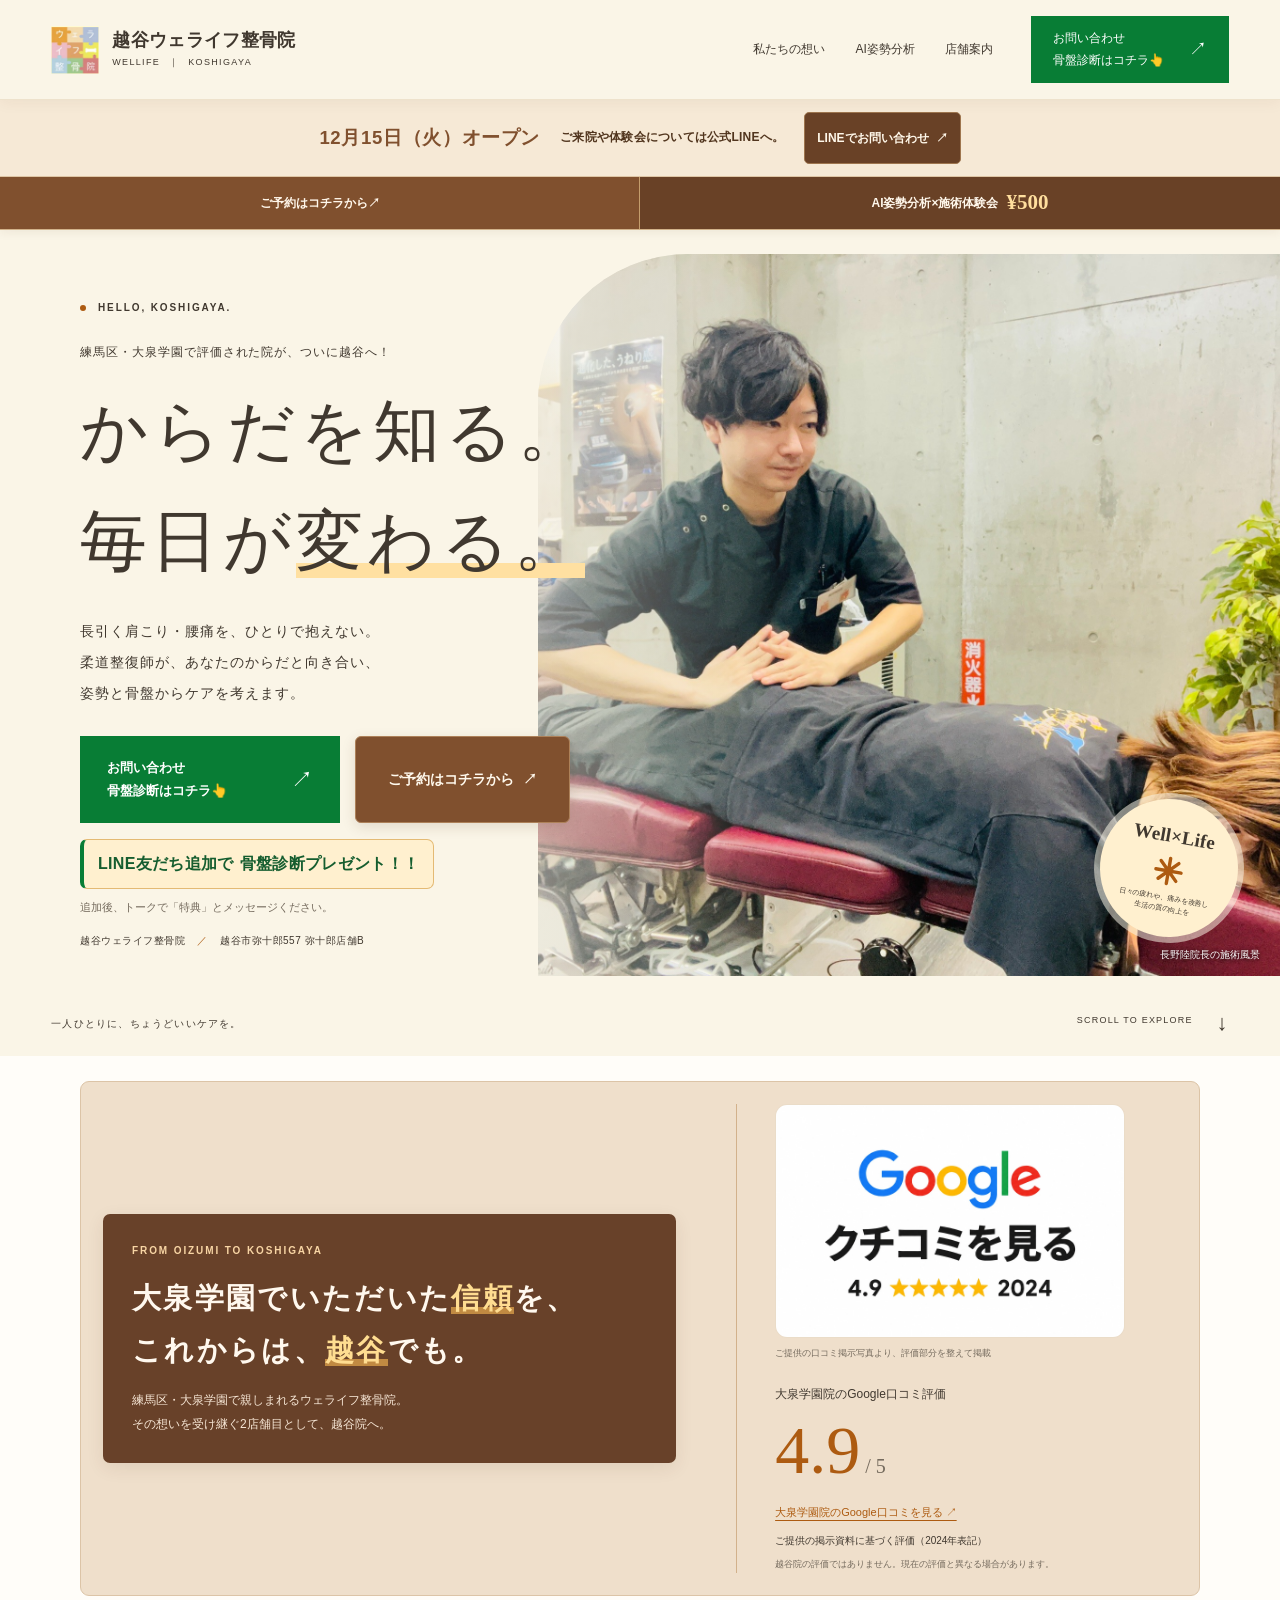
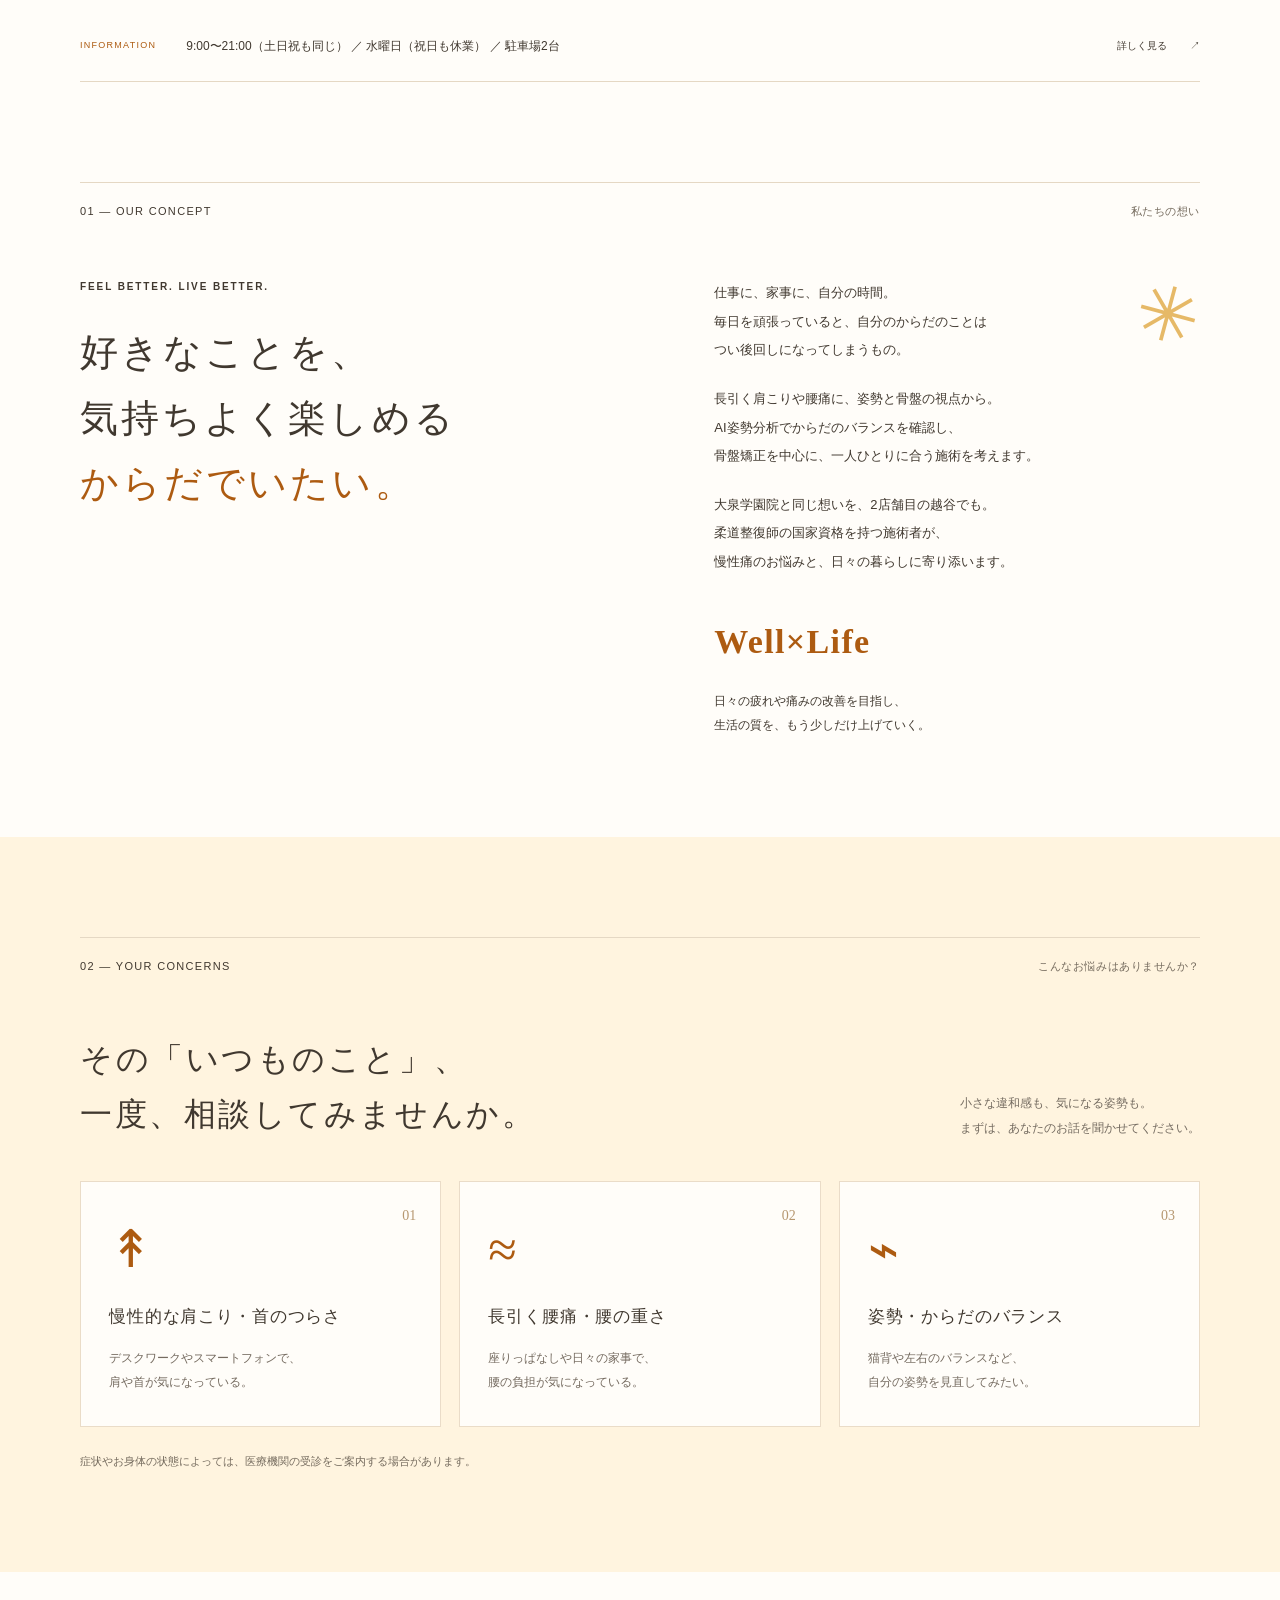
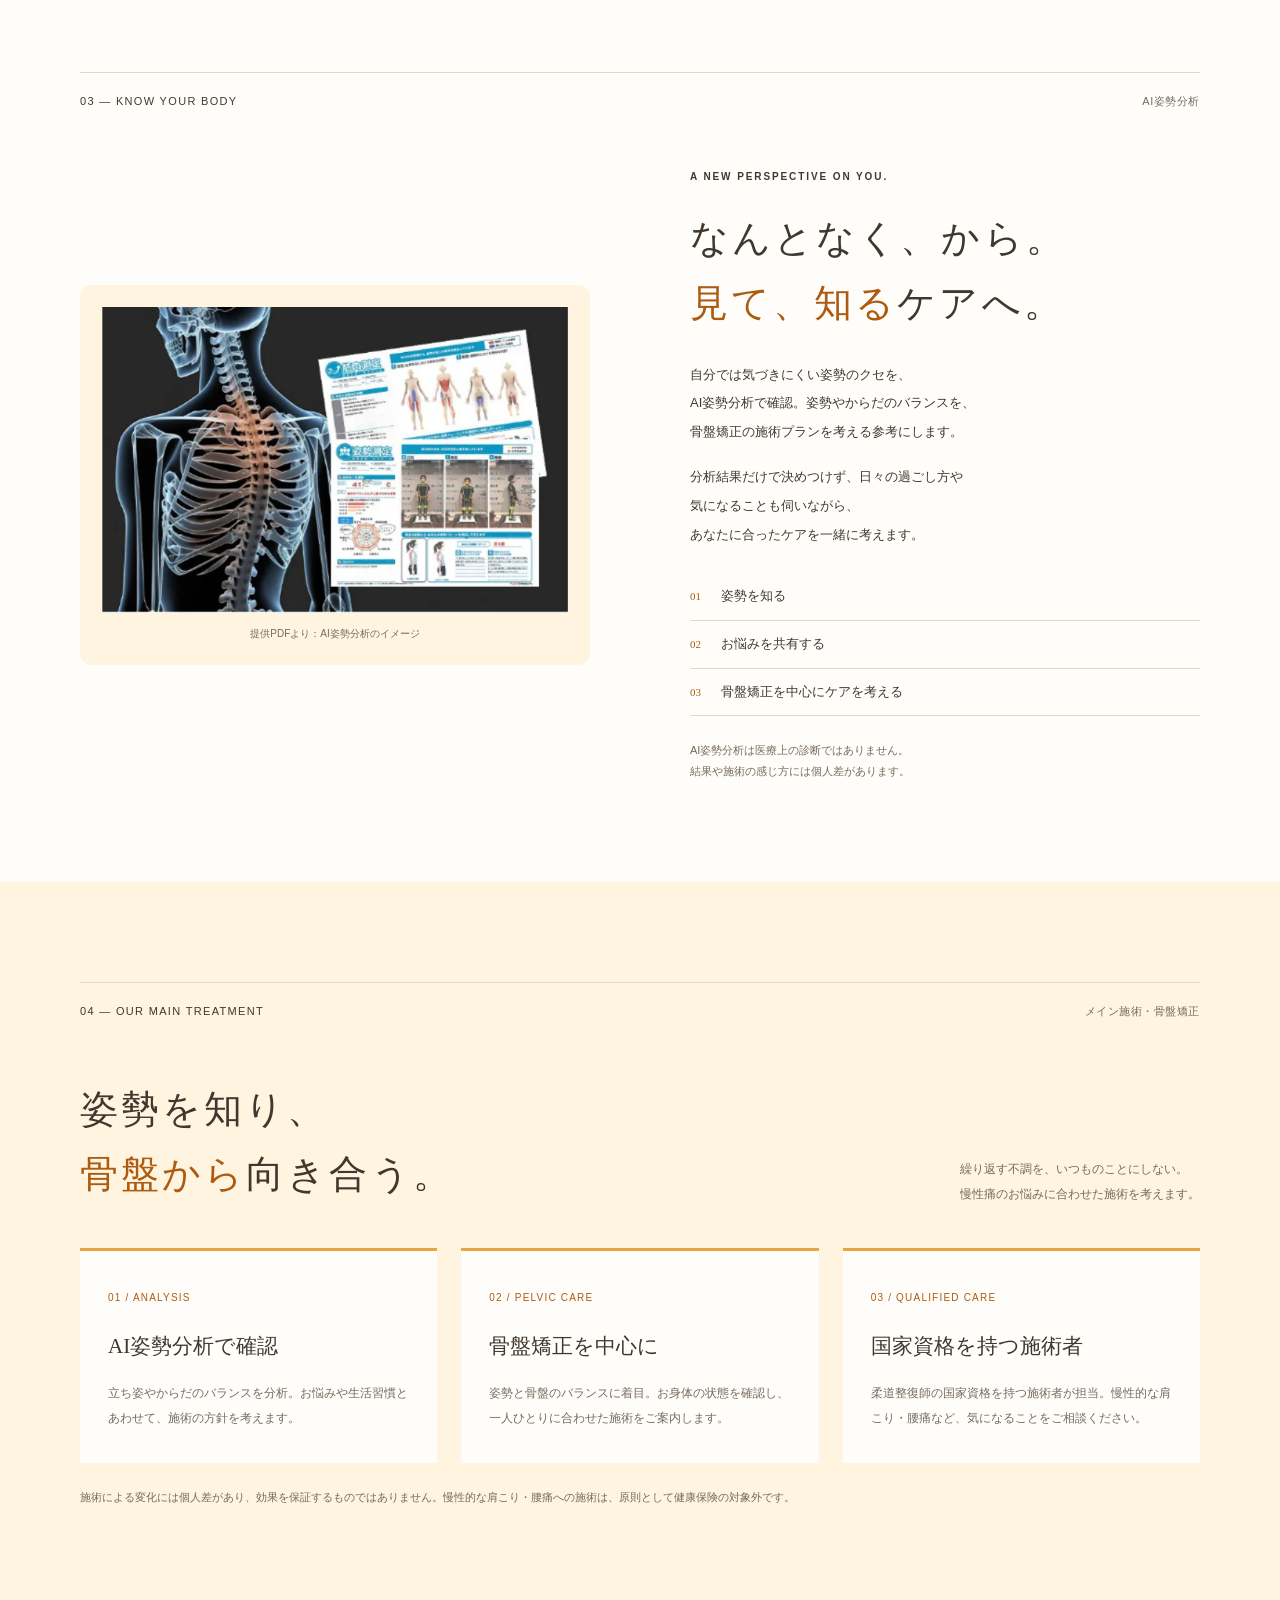
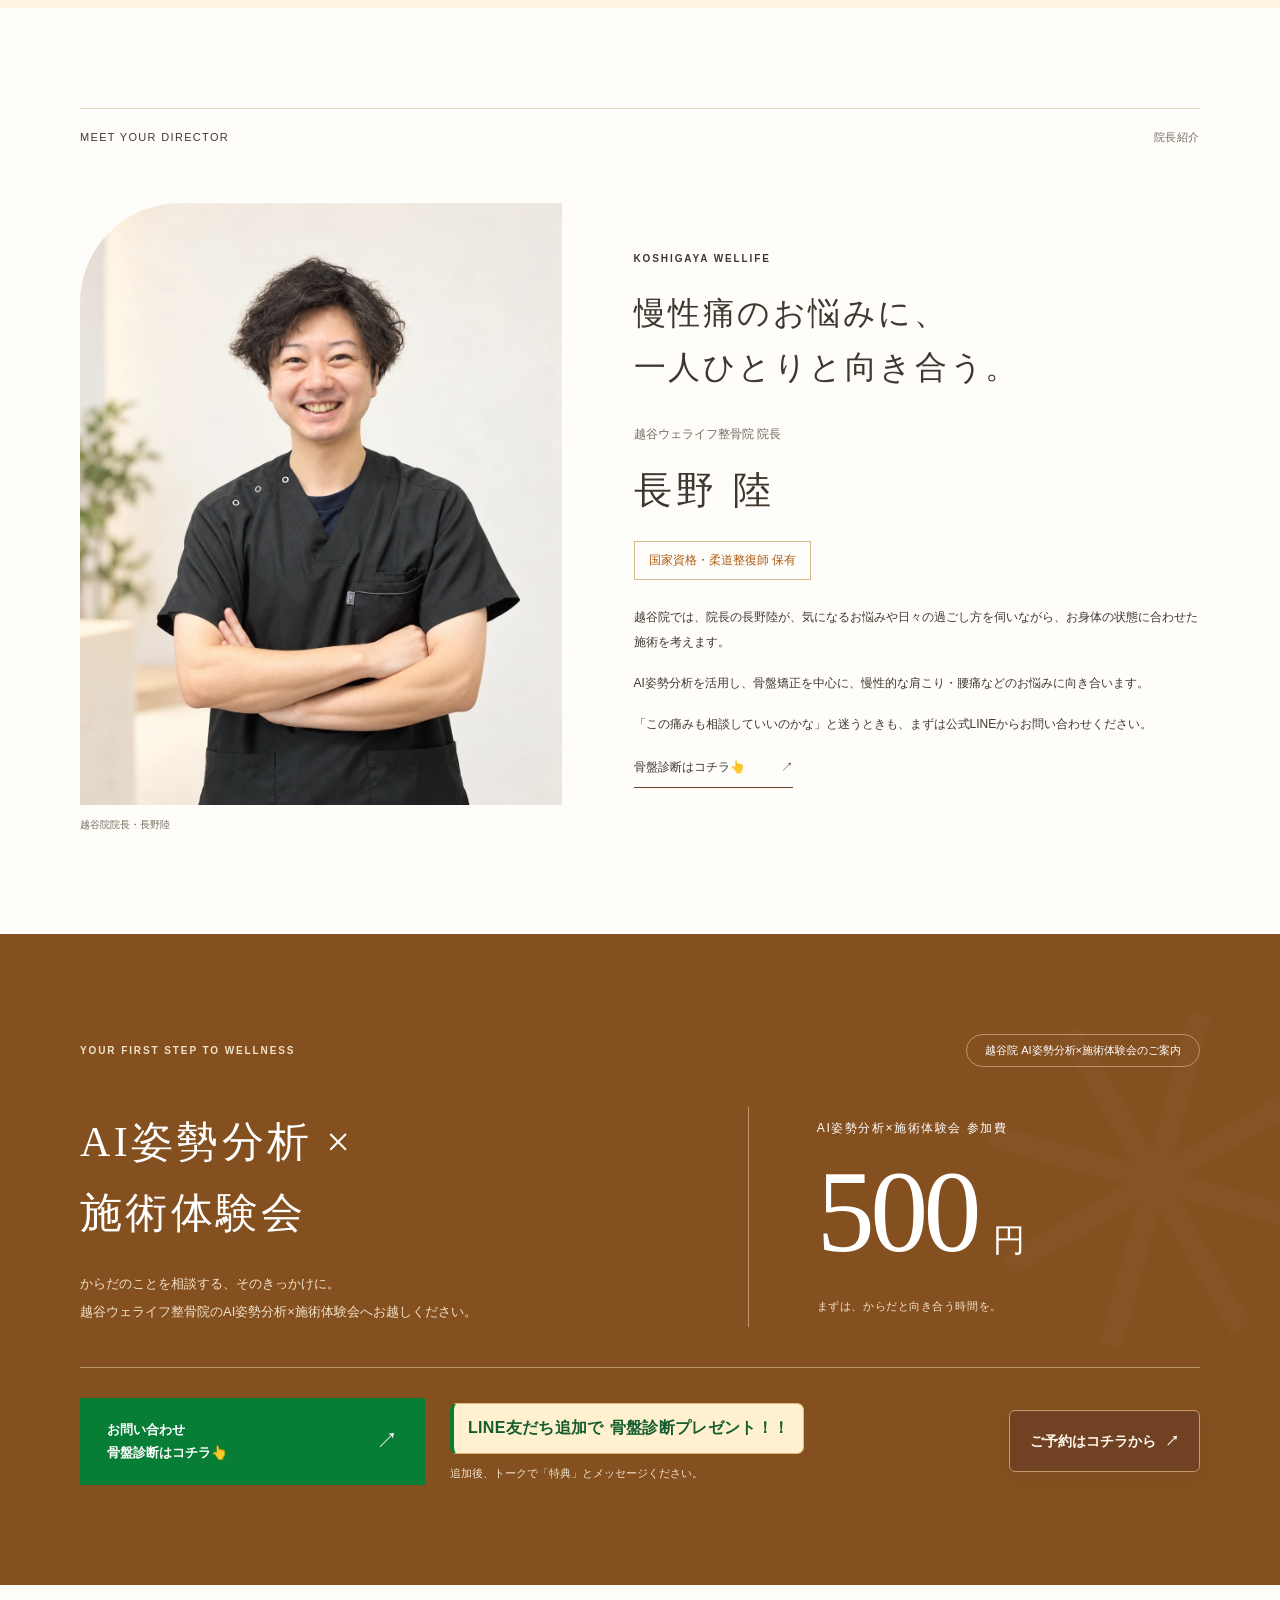
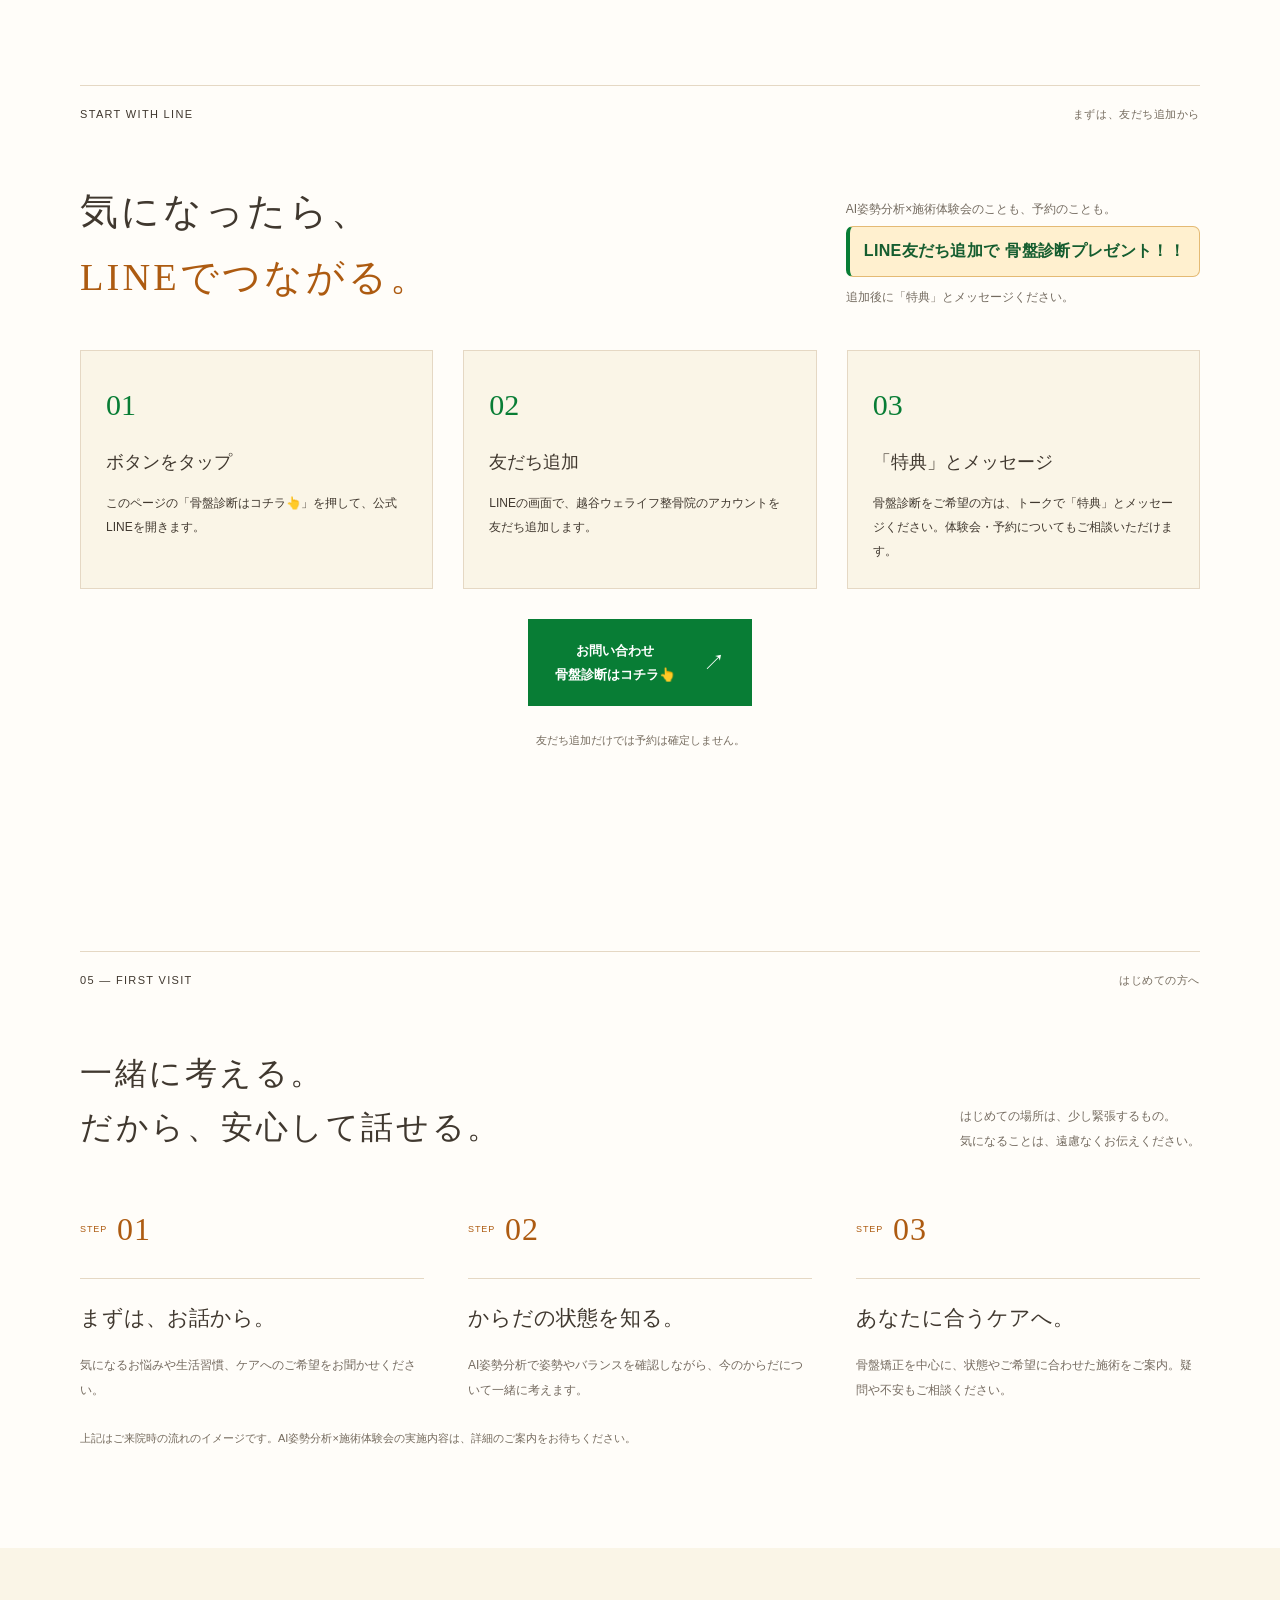
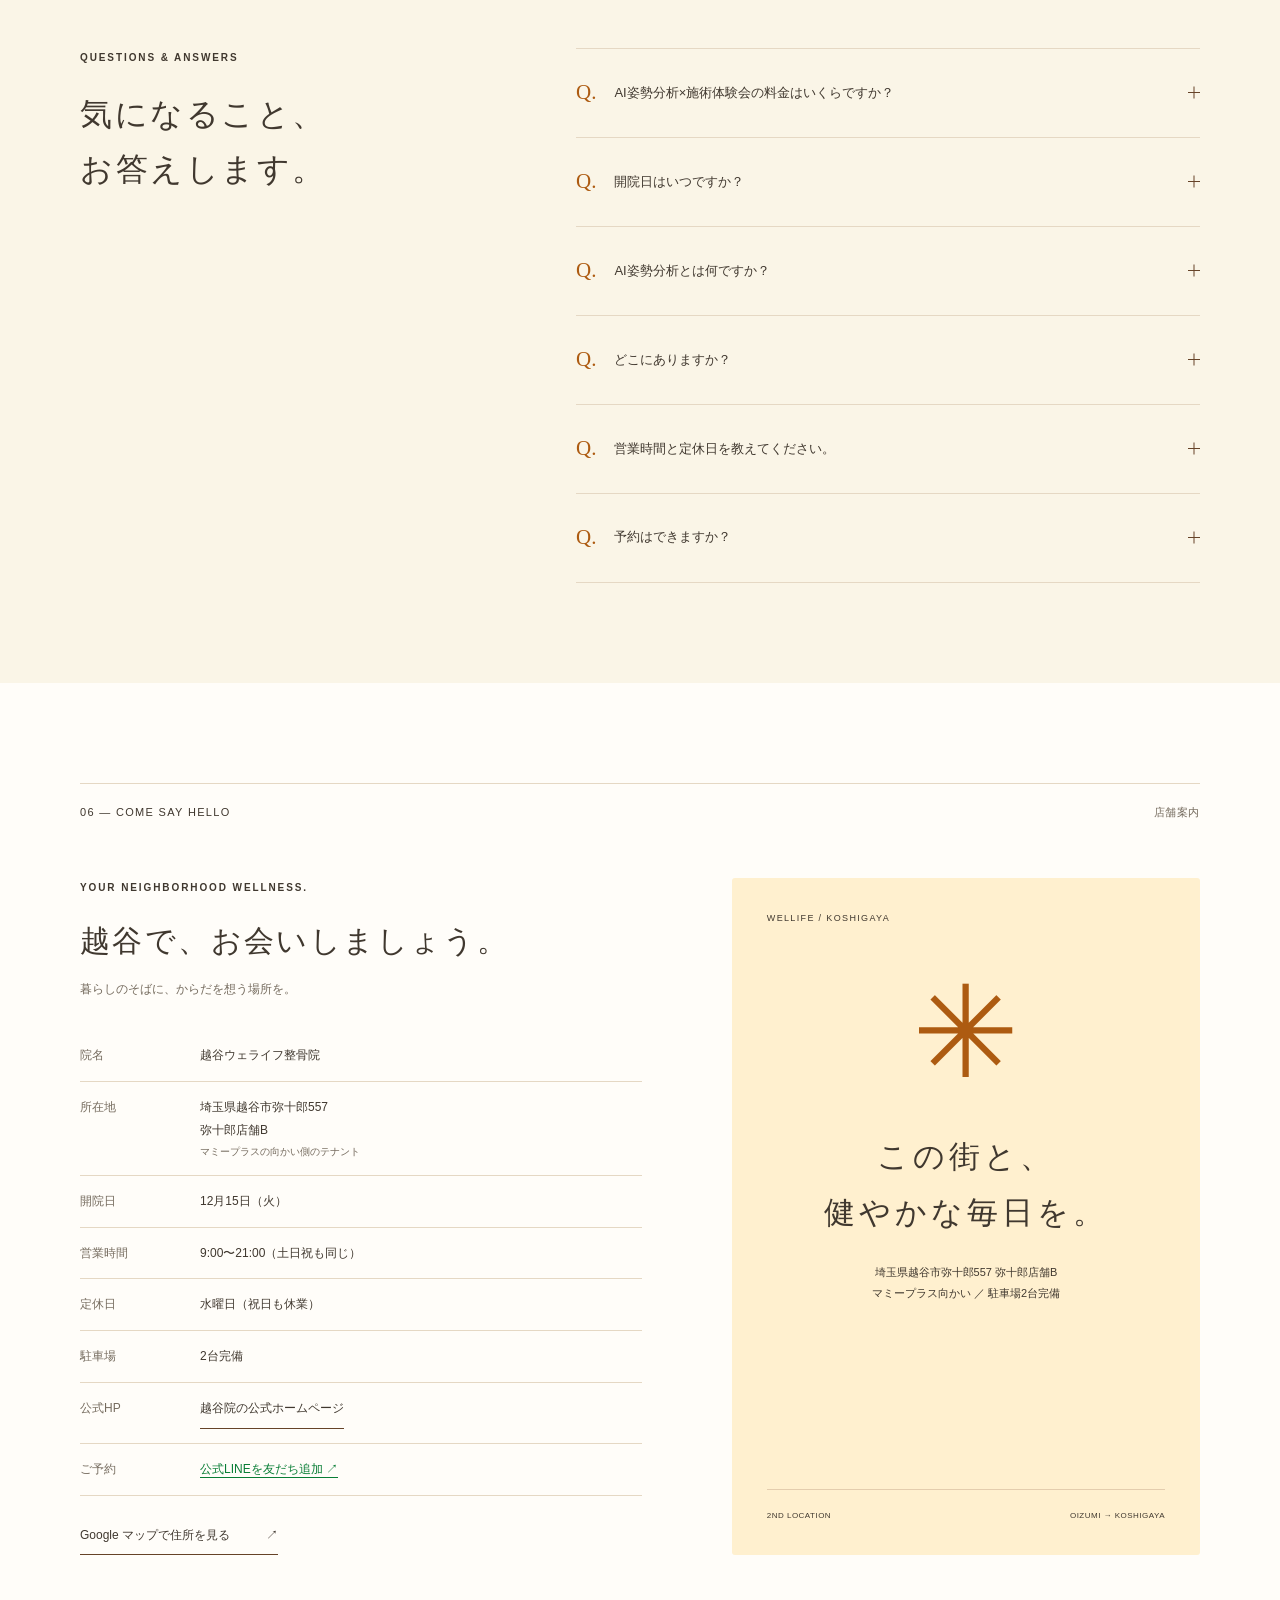
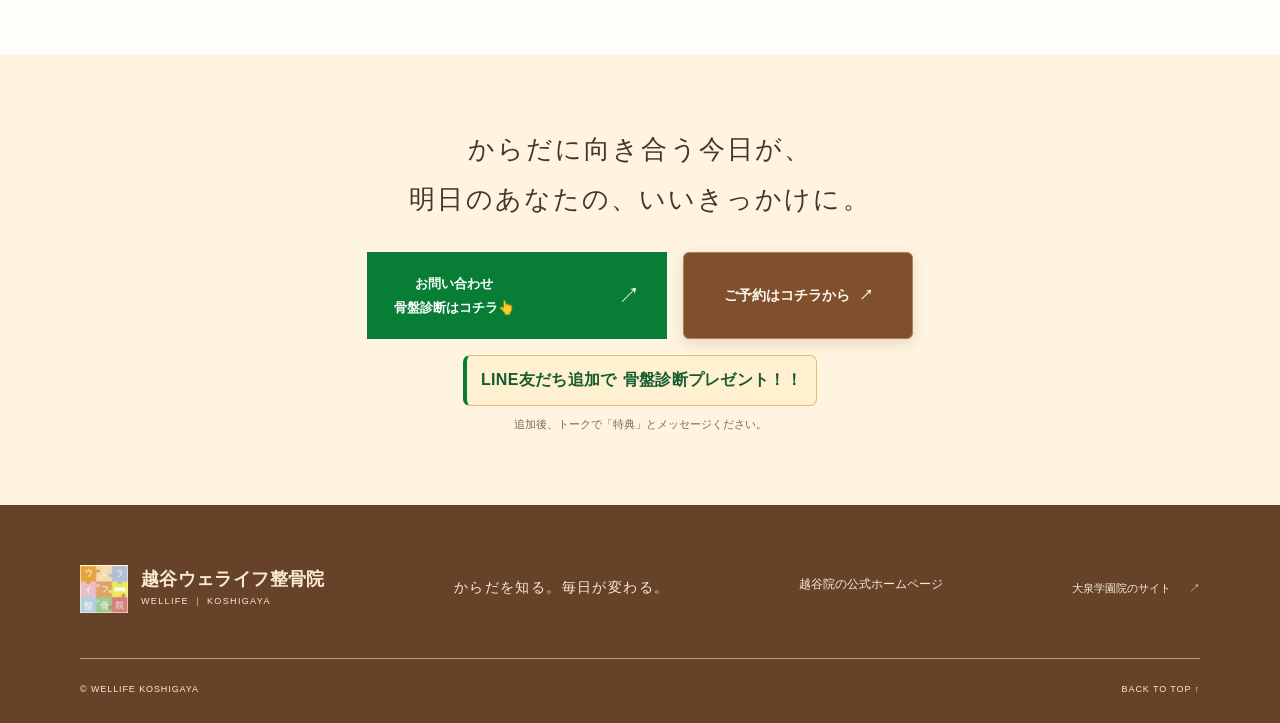
<file: index.html>
<!DOCTYPE html>
<html lang="ja">
<head>
  <meta charset="UTF-8">
  <meta name="viewport" content="width=device-width, initial-scale=1">
  <meta name="theme-color" content="#faf5e7">
  <meta name="color-scheme" content="light">
  <meta name="description" content="越谷ウェライフ整骨院は12月15日（火）オープン。越谷市弥十郎557 弥十郎店舗B。AI姿勢分析と骨盤矯正を中心に慢性痛に向き合う整骨院。柔道整復師の国家資格保有。営業時間9:00〜21:00（土日祝も同じ）、定休日は水曜日（祝日も休業）。駐車場2台。500円AI姿勢分析×施術体験会をご案内。">
  <title>越谷ウェライフ整骨院｜からだを知る。毎日が変わる。</title>
  <link rel="stylesheet" href="styles.css?v=20261114-opening">
  <script src="script.js" defer></script>
</head>
<body>
  <a class="skip-link" href="#main">本文へ移動</a>
  <header class="site-header">
    <a class="brand" href="#" aria-label="越谷ウェライフ整骨院 トップ"><img class="brand-logo" src="assets/wellife-logo.png" alt="" width="54" height="54"><span><strong class="clinic-brand-name">越谷ウェライフ整骨院</strong><small>WELLIFE <span>｜</span> KOSHIGAYA</small></span></a>
    <nav class="desktop-nav" aria-label="メインナビゲーション"><a class="header-reserve-link" href="https://wellife-koshigaya.suxead-logg.com/1/reserve?code=GGGDWT" target="_blank" rel="noopener noreferrer">ご予約はコチラから <span aria-hidden="true">↗</span></a><a class="header-experience-link" href="#experience" aria-label="AI姿勢分析×施術体験会 500円の詳細を見る"><span>AI姿勢分析×施術体験会</span><strong>¥500</strong></a><a href="#concept">私たちの想い</a><a href="#analysis">AI姿勢分析</a><a href="#access">店舗案内</a></nav>
    <a class="header-cta line-cta" href="https://lin.ee/sBaUZuD" target="_blank" rel="noopener noreferrer"><span style="font-size:inherit;font-weight:inherit;line-height:1.8">お問い合わせ<br>骨盤診断はコチラ👆</span> <span aria-hidden="true">↗</span><span class="sr-only">（LINEを新しいタブで開きます）</span></a>
    <button class="menu-toggle" aria-label="メニューを開く" aria-expanded="false" aria-controls="mobile-nav"><span></span><span></span></button>
  </header>
  <div class="top-quick-links" aria-label="開院・WEB予約と体験会のご案内"><div class="opening-float-notice" role="note"><strong class="opening-float-title"><time datetime="2026-12-15">12月15日（火）</time>オープン</strong><p class="opening-float-message">ご来院や体験会については公式LINEへ。</p><a class="opening-float-line" href="https://lin.ee/sBaUZuD" target="_blank" rel="noopener noreferrer">LINEでお問い合わせ <span aria-hidden="true">↗</span><span class="sr-only">（LINEを新しいタブで開きます）</span></a></div><a class="top-reserve-link" href="https://wellife-koshigaya.suxead-logg.com/1/reserve?code=GGGDWT" target="_blank" rel="noopener noreferrer">ご予約はコチラから <span aria-hidden="true">↗</span></a><a class="top-experience-link" href="#experience"><span>AI姿勢分析×施術体験会</span><strong>¥500</strong></a></div>
  <nav class="mobile-nav" id="mobile-nav" aria-label="モバイルナビゲーション" hidden><a href="#concept">私たちの想い</a><a href="#analysis">AI姿勢分析</a><a href="#experience">500円AI姿勢分析×施術体験会</a><a href="#access">店舗案内</a></nav>
  <main id="main">
    <section class="hero" aria-labelledby="hero-title">
      <div class="hero-photo"><img src="assets/nagano-treatment.jpg" alt="長野陸院長が施術を行う様子" width="2048" height="1536" fetchpriority="high"><span class="photo-caption">長野陸院長の施術風景</span></div>
      <div class="hero-content"><p class="eyebrow"><span></span> HELLO, KOSHIGAYA.</p><p class="hero-announcement">練馬区・大泉学園で評価された院が、ついに越谷へ！</p><h1 id="hero-title">からだを知る。<br>毎日が<span class="underlined">変わる。</span></h1><p class="hero-copy">長引く肩こり・腰痛を、ひとりで抱えない。<br>柔道整復師が、あなたのからだと向き合い、<br>姿勢と骨盤からケアを考えます。</p><div class="hero-contact-row"><a class="button button-primary line-cta" href="https://lin.ee/sBaUZuD" target="_blank" rel="noopener noreferrer"><span style="font-size:inherit;font-weight:inherit;line-height:1.8">お問い合わせ<br>骨盤診断はコチラ👆</span> <span aria-hidden="true">↗</span><span class="sr-only">（LINEを新しいタブで開きます）</span></a><a class="reserve-cta reserve-cta-hero" href="https://wellife-koshigaya.suxead-logg.com/1/reserve?code=GGGDWT" target="_blank" rel="noopener noreferrer">ご予約はコチラから <span aria-hidden="true">↗</span><span class="sr-only">（WEB予約ページを新しいタブで開きます）</span></a></div><p class="line-caption"><strong class="benefit-highlight"><span>LINE友だち追加で</span><span>骨盤診断プレゼント！！</span></strong><br>追加後、トークで「特典」とメッセージください。</p><p class="hero-note">越谷ウェライフ整骨院 <span>／</span> 越谷市弥十郎557 弥十郎店舗B</p></div>
      <div class="hero-seal" aria-hidden="true"><span>Well×Life</span><svg class="seal-symbol" viewBox="0 0 40 40" width="34" height="34" aria-hidden="true"><g stroke="currentColor" stroke-width="4" stroke-linecap="round"><path d="M20 5v30M5 20h30M9.4 9.4l21.2 21.2M9.4 30.6L30.6 9.4"/></g></svg><small class="seal-message">日々の疲れや、痛みを改善し<br>生活の質の向上を</small></div>
      <div class="hero-bottom"><span>一人ひとりに、ちょうどいいケアを。</span><a href="#concept">SCROLL TO EXPLORE <span aria-hidden="true">↓</span></a></div>
    </section>
    <section class="review-intro wrap" aria-labelledby="review-heading"><div><p class="eyebrow">FROM OIZUMI TO KOSHIGAYA</p><h2 id="review-heading">大泉学園でいただいた<span class="trust-highlight">信頼</span>を、<br>これからは、<span class="trust-highlight">越谷</span>でも。</h2><p>練馬区・大泉学園で親しまれるウェライフ整骨院。<br>その想いを受け継ぐ2店舗目として、越谷院へ。</p></div><div class="review-score"><figure class="review-image"><a href="https://www.google.com/search?sca_esv=64345335af5ad8d5&amp;rlz=1C1QUCD_jaJP937JP939&amp;sxsrf=APpeQnuQSlY_cY5R02-mNGz1_TeRtVvrjw:1792735571267&amp;q=%E3%82%A6%E3%82%A7%E3%83%A9%E3%82%A4%E3%83%95%E6%95%B4%E9%AA%A8%E9%99%A2&amp;si=APenkKm7iecQ4G6P-TsbSMFKIQtv3EFIqRAFw-i8uEbk55Z-_2hVX126mCR9XAed55w9wywsMBaq8wJb4nHYjsFi6G99P88vyKD1ftwOUA_P_F-jfBWw58aOosh_YNMP5Se_13fOU_83D562krC8XvhaTND3Y_k3_A%3D%3D&amp;sa=X&amp;ved=2ahUKEwix3Zq3vM-XAxWlna8BHT8hCHgQrrQLegQIGRAA&amp;biw=1366&amp;bih=599&amp;dpr=1" target="_blank" rel="noopener noreferrer" aria-label="大泉学園院のGoogle口コミを見る（新しいタブ）"><img src="assets/google-review-rating.webp" alt="提供写真の評価部分を整えた画像：Google クチコミを見る、評価4.9、2024年表記" width="1536" height="1024" loading="lazy"></a><figcaption>ご提供の口コミ掲示写真より、評価部分を整えて掲載</figcaption></figure><span>大泉学園院のGoogle口コミ評価</span><strong>4.9<small> / 5</small></strong><a class="google-review-link" href="https://www.google.com/search?sca_esv=64345335af5ad8d5&amp;rlz=1C1QUCD_jaJP937JP939&amp;sxsrf=APpeQnuQSlY_cY5R02-mNGz1_TeRtVvrjw:1792735571267&amp;q=%E3%82%A6%E3%82%A7%E3%83%A9%E3%82%A4%E3%83%95%E6%95%B4%E9%AA%A8%E9%99%A2&amp;si=APenkKm7iecQ4G6P-TsbSMFKIQtv3EFIqRAFw-i8uEbk55Z-_2hVX126mCR9XAed55w9wywsMBaq8wJb4nHYjsFi6G99P88vyKD1ftwOUA_P_F-jfBWw58aOosh_YNMP5Se_13fOU_83D562krC8XvhaTND3Y_k3_A%3D%3D&amp;sa=X&amp;ved=2ahUKEwix3Zq3vM-XAxWlna8BHT8hCHgQrrQLegQIGRAA&amp;biw=1366&amp;bih=599&amp;dpr=1" target="_blank" rel="noopener noreferrer">大泉学園院のGoogle口コミを見る ↗<span class="sr-only">（新しいタブで開きます）</span></a><p>ご提供の掲示資料に基づく評価（2024年表記）</p><small>越谷院の評価ではありません。現在の評価と異なる場合があります。</small></div></section>
    <div class="news-strip wrap"><span class="news-label">INFORMATION</span><p>9:00〜21:00（土日祝も同じ） ／ 水曜日（祝日も休業） ／ 駐車場2台</p><a href="#experience" aria-label="AI姿勢分析×施術体験会の詳細を見る">詳しく見る <span aria-hidden="true">↗</span></a></div>
    <section class="section concept wrap" id="concept">
      <div class="section-label"><span>01 — OUR CONCEPT</span><span>私たちの想い</span></div>
      <div class="concept-grid"><div><p class="eyebrow">FEEL BETTER. LIVE BETTER.</p><h2>好きなことを、<br>気持ちよく楽しめる<br><em>からだでいたい。</em></h2></div><div class="concept-copy"><span class="large-asterisk" aria-hidden="true">✳</span><p>仕事に、家事に、自分の時間。<br>毎日を頑張っていると、自分のからだのことは<br class="desktop-only">つい後回しになってしまうもの。</p><p>長引く肩こりや腰痛に、姿勢と骨盤の視点から。<br>AI姿勢分析でからだのバランスを確認し、<br class="desktop-only">骨盤矯正を中心に、一人ひとりに合う施術を考えます。</p><p>大泉学園院と同じ想いを、2店舗目の越谷でも。<br>柔道整復師の国家資格を持つ施術者が、<br class="desktop-only">慢性痛のお悩みと、日々の暮らしに寄り添います。</p><div class="concept-meaning"><span class="concept-sign">Well×Life</span><p>日々の疲れや痛みの改善を目指し、<br>生活の質を、もう少しだけ上げていく。</p></div></div></div>
    </section>
    <section class="concerns section" id="concerns"><div class="wrap"><div class="section-label"><span>02 — YOUR CONCERNS</span><span>こんなお悩みはありませんか？</span></div><div class="section-heading"><h2>その「いつものこと」、<br>一度、相談してみませんか。</h2><p>小さな違和感も、気になる姿勢も。<br>まずは、あなたのお話を聞かせてください。</p></div><div class="concern-grid"><article><span class="concern-number">01</span><span class="concern-icon" aria-hidden="true">↟</span><h3>慢性的な肩こり・首のつらさ</h3><p>デスクワークやスマートフォンで、<br>肩や首が気になっている。</p></article><article><span class="concern-number">02</span><span class="concern-icon" aria-hidden="true">≈</span><h3>長引く腰痛・腰の重さ</h3><p>座りっぱなしや日々の家事で、<br>腰の負担が気になっている。</p></article><article><span class="concern-number">03</span><span class="concern-icon" aria-hidden="true">⌁</span><h3>姿勢・からだのバランス</h3><p>猫背や左右のバランスなど、<br>自分の姿勢を見直してみたい。</p></article></div><p class="small-note">症状やお身体の状態によっては、医療機関の受診をご案内する場合があります。</p></div></section>
    <section class="analysis section wrap" id="analysis"><div class="section-label"><span>03 — KNOW YOUR BODY</span><span>AI姿勢分析</span></div><div class="analysis-grid"><figure class="analysis-art pdf-analysis"><img src="assets/ai-posture-analysis.png" alt="大泉学園院のPDFに掲載された、骨格と姿勢分析レポートの画像" width="630" height="414" loading="lazy"><figcaption>提供PDFより：AI姿勢分析のイメージ</figcaption></figure><div class="analysis-copy"><p class="eyebrow">A NEW PERSPECTIVE ON YOU.</p><h2>なんとなく、から。<br><em>見て、知る</em>ケアへ。</h2><p>自分では気づきにくい姿勢のクセを、<br>AI姿勢分析で確認。姿勢やからだのバランスを、<br class="desktop-only">骨盤矯正の施術プランを考える参考にします。</p><p>分析結果だけで決めつけず、日々の過ごし方や<br class="desktop-only">気になることも伺いながら、<br class="desktop-only">あなたに合ったケアを一緒に考えます。</p><ul class="feature-list"><li><span>01</span>姿勢を知る</li><li><span>02</span>お悩みを共有する</li><li><span>03</span>骨盤矯正を中心にケアを考える</li></ul><p class="small-note">AI姿勢分析は医療上の診断ではありません。<br>結果や施術の感じ方には個人差があります。</p></div></div></section>

    <section class="pelvic section" id="pelvic"><div class="wrap"><div class="section-label"><span>04 — OUR MAIN TREATMENT</span><span>メイン施術・骨盤矯正</span></div><div class="section-heading"><h2>姿勢を知り、<br><em>骨盤から</em>向き合う。</h2><p>繰り返す不調を、いつものことにしない。<br>慢性痛のお悩みに合わせた施術を考えます。</p></div><div class="care-grid"><article><span>01 / ANALYSIS</span><h3>AI姿勢分析で確認</h3><p>立ち姿やからだのバランスを分析。お悩みや生活習慣とあわせて、施術の方針を考えます。</p></article><article><span>02 / PELVIC CARE</span><h3>骨盤矯正を中心に</h3><p>姿勢と骨盤のバランスに着目。お身体の状態を確認し、一人ひとりに合わせた施術をご案内します。</p></article><article><span>03 / QUALIFIED CARE</span><h3>国家資格を持つ施術者</h3><p>柔道整復師の国家資格を持つ施術者が担当。慢性的な肩こり・腰痛など、気になることをご相談ください。</p></article></div><p class="small-note">施術による変化には個人差があり、効果を保証するものではありません。慢性的な肩こり・腰痛への施術は、原則として健康保険の対象外です。</p></div></section>
    <section class="director section wrap" id="director" aria-labelledby="director-title"><div class="section-label"><span>MEET YOUR DIRECTOR</span><span>院長紹介</span></div><div class="director-grid"><figure class="director-portrait"><img src="assets/nagano-portrait.webp" alt="越谷ウェライフ整骨院 院長・長野陸" width="1122" height="1402" loading="lazy"><figcaption>越谷院院長・長野陸</figcaption></figure><div class="director-info"><div><p class="eyebrow">KOSHIGAYA WELLIFE</p><h2 id="director-title">慢性痛のお悩みに、<br>一人ひとりと向き合う。</h2><p class="director-role">越谷ウェライフ整骨院 院長</p><h3 class="director-name">長野 陸</h3><p class="director-license">国家資格・柔道整復師 保有</p></div><div class="director-copy"><p>越谷院では、院長の長野陸が、気になるお悩みや日々の過ごし方を伺いながら、お身体の状態に合わせた施術を考えます。</p><p>AI姿勢分析を活用し、骨盤矯正を中心に、慢性的な肩こり・腰痛などのお悩みに向き合います。</p><p>「この痛みも相談していいのかな」と迷うときも、まずは公式LINEからお問い合わせください。</p><a class="text-link" href="https://lin.ee/sBaUZuD" target="_blank" rel="noopener noreferrer">骨盤診断はコチラ👆 <span aria-hidden="true">↗</span><span class="sr-only">（LINEを新しいタブで開きます）</span></a></div></div></div></section>
    <section class="experience section" id="experience"><div class="wrap experience-inner"><div class="experience-top"><p class="eyebrow">YOUR FIRST STEP TO WELLNESS</p><span class="outline-pill">越谷院 AI姿勢分析×施術体験会のご案内</span></div><div class="experience-grid"><div><h2>AI姿勢分析 ×<br>施術体験会</h2><p>からだのことを相談する、そのきっかけに。<br>越谷ウェライフ整骨院のAI姿勢分析×施術体験会へお越しください。</p></div><div class="price-block"><span class="price-label">AI姿勢分析×施術体験会 参加費</span><div class="price"><strong>500</strong><span>円</span></div><span class="price-sub">まずは、からだと向き合う時間を。</span></div></div><div class="experience-actions"><a class="button button-light line-cta" href="https://lin.ee/sBaUZuD" target="_blank" rel="noopener noreferrer"><span style="font-size:inherit;font-weight:inherit;line-height:1.8">お問い合わせ<br>骨盤診断はコチラ👆</span> <span aria-hidden="true">↗</span><span class="sr-only">（LINEを新しいタブで開きます）</span></a><div class="experience-bonus-group"><p><strong class="benefit-highlight"><span>LINE友だち追加で</span><span>骨盤診断プレゼント！！</span></strong><br>追加後、トークで「特典」とメッセージください。</p><a class="reserve-cta reserve-cta-experience" href="https://wellife-koshigaya.suxead-logg.com/1/reserve?code=GGGDWT" target="_blank" rel="noopener noreferrer">ご予約はコチラから <span aria-hidden="true">↗</span><span class="sr-only">（WEB予約ページを新しいタブで開きます）</span></a></div></div></div><span class="experience-flower" aria-hidden="true">✳</span></section>

    <section class="line-guide section wrap" aria-labelledby="line-title"><div class="section-label"><span>START WITH LINE</span><span>まずは、友だち追加から</span></div><div class="section-heading"><h2 id="line-title">気になったら、<br><em>LINEでつながる。</em></h2><p>AI姿勢分析×施術体験会のことも、予約のことも。<br><strong class="benefit-highlight"><span>LINE友だち追加で</span><span>骨盤診断プレゼント！！</span></strong><br>追加後に「特典」とメッセージください。</p></div><ol class="line-steps"><li><span>01</span><h3>ボタンをタップ</h3><p>このページの「骨盤診断はコチラ👆」を押して、公式LINEを開きます。</p></li><li><span>02</span><h3>友だち追加</h3><p>LINEの画面で、越谷ウェライフ整骨院のアカウントを友だち追加します。</p></li><li><span>03</span><h3>「特典」とメッセージ</h3><p>骨盤診断をご希望の方は、トークで「特典」とメッセージください。体験会・予約についてもご相談いただけます。</p></li></ol><div class="line-guide-action"><a class="button button-primary line-cta" href="https://lin.ee/sBaUZuD" target="_blank" rel="noopener noreferrer"><span style="font-size:inherit;font-weight:inherit;line-height:1.8">お問い合わせ<br>骨盤診断はコチラ👆</span> <span aria-hidden="true">↗</span><span class="sr-only">（LINEを新しいタブで開きます）</span></a><p class="small-note">友だち追加だけでは予約は確定しません。</p></div></section>
    <section class="flow section wrap"><div class="section-label"><span>05 — FIRST VISIT</span><span>はじめての方へ</span></div><div class="section-heading"><h2>一緒に考える。<br>だから、安心して話せる。</h2><p>はじめての場所は、少し緊張するもの。<br>気になることは、遠慮なくお伝えください。</p></div><div class="flow-grid"><article><div class="flow-step">STEP <b>01</b></div><h3>まずは、お話から。</h3><p>気になるお悩みや生活習慣、ケアへのご希望をお聞かせください。</p></article><article><div class="flow-step">STEP <b>02</b></div><h3>からだの状態を知る。</h3><p>AI姿勢分析で姿勢やバランスを確認しながら、今のからだについて一緒に考えます。</p></article><article><div class="flow-step">STEP <b>03</b></div><h3>あなたに合うケアへ。</h3><p>骨盤矯正を中心に、状態やご希望に合わせた施術をご案内。疑問や不安もご相談ください。</p></article></div><p class="small-note">上記はご来院時の流れのイメージです。AI姿勢分析×施術体験会の実施内容は、詳細のご案内をお待ちください。</p></section>
    <section class="faq section"><div class="wrap faq-grid"><div><p class="eyebrow">QUESTIONS & ANSWERS</p><h2>気になること、<br>お答えします。</h2></div><div class="faq-items"><details><summary><span>Q.</span>AI姿勢分析×施術体験会の料金はいくらですか？<i aria-hidden="true"></i></summary><p>AI姿勢分析×施術体験会の参加費は500円です。</p></details><details><summary><span>Q.</span>開院日はいつですか？<i aria-hidden="true"></i></summary><p><time datetime="2026-12-15">12月15日（火）</time>にオープンします。</p></details><details><summary><span>Q.</span>AI姿勢分析とは何ですか？<i aria-hidden="true"></i></summary><p>AIを用いて姿勢のバランスを確認するための分析です。医療上の診断を行うものではありません。気になるお悩みと合わせて、ケアを考える参考にします。</p></details><details><summary><span>Q.</span>どこにありますか？<i aria-hidden="true"></i></summary><p>埼玉県越谷市弥十郎557 弥十郎店舗Bです。マミープラスの向かい側のテナントにあり、駐車場を2台分ご用意しています。</p></details><details><summary><span>Q.</span>営業時間と定休日を教えてください。<i aria-hidden="true"></i></summary><p>営業時間：9:00〜21:00（土日祝も同じ）<br>定休日：水曜日（祝日も休業）</p></details><details><summary><span>Q.</span>予約はできますか？<i aria-hidden="true"></i></summary><p>ご予約については、公式LINEを友だち追加のうえお問い合わせください。友だち追加だけでは予約は確定しません。AI姿勢分析×施術体験会の開催日・内容の詳細は、決まり次第ご案内します。</p></details></div></div></section>
    <section class="access section wrap" id="access"><div class="section-label"><span>06 — COME SAY HELLO</span><span>店舗案内</span></div><div class="access-grid"><div><p class="eyebrow">YOUR NEIGHBORHOOD WELLNESS.</p><h2>越谷で、お会いしましょう。</h2><p class="access-intro">暮らしのそばに、からだを想う場所を。</p><dl class="clinic-details"><div><dt>院名</dt><dd>越谷ウェライフ整骨院</dd></div><div><dt>所在地</dt><dd>埼玉県越谷市弥十郎557<br>弥十郎店舗B<span class="detail-note">マミープラスの向かい側のテナント</span></dd></div><div><dt>開院日</dt><dd><time datetime="2026-12-15">12月15日（火）</time></dd></div><div><dt>営業時間</dt><dd>9:00〜21:00（土日祝も同じ）</dd></div><div><dt>定休日</dt><dd>水曜日（祝日も休業）</dd></div><div><dt>駐車場</dt><dd>2台完備</dd></div><div><dt>公式HP</dt><dd><a class="text-link" href="https://wellife-koshigaya.com/">越谷院の公式ホームページ</a></dd></div><div><dt>ご予約</dt><dd><a class="clinic-line-link line-cta" href="https://lin.ee/sBaUZuD" target="_blank" rel="noopener noreferrer">公式LINEを友だち追加 <span aria-hidden="true">↗</span><span class="sr-only">（LINEを新しいタブで開きます）</span></a></dd></div></dl><a class="text-link" href="https://www.google.com/maps/search/?api=1&query=%E5%9F%BC%E7%8E%89%E7%9C%8C%E8%B6%8A%E8%B0%B7%E5%B8%82%E5%BC%A5%E5%8D%81%E9%83%8E557%20%E5%BC%A5%E5%8D%81%E9%83%8E%E5%BA%97%E8%88%97B" target="_blank" rel="noopener noreferrer">Google マップで住所を見る <span aria-hidden="true">↗</span><span class="sr-only">（新しいタブで開きます）</span></a></div><div class="access-card"><span class="access-card-label">WELLIFE / KOSHIGAYA</span><span class="access-symbol" aria-hidden="true">✳</span><h3>この街と、<br>健やかな毎日を。</h3><span class="access-card-address">埼玉県越谷市弥十郎557 弥十郎店舗B<br>マミープラス向かい ／ 駐車場2台完備</span><div class="access-card-bottom"><span>2ND LOCATION</span><span>OIZUMI → KOSHIGAYA</span></div></div></div></section>
    <section class="closing"><p>からだに向き合う今日が、<br>明日のあなたの、いいきっかけに。</p><div class="closing-cta-row"><a class="button button-primary line-cta" href="https://lin.ee/sBaUZuD" target="_blank" rel="noopener noreferrer"><span style="font-size:inherit;font-weight:inherit;line-height:1.8">お問い合わせ<br>骨盤診断はコチラ👆</span> <span aria-hidden="true">↗</span><span class="sr-only">（LINEを新しいタブで開きます）</span></a><a class="reserve-cta reserve-cta-closing" href="https://wellife-koshigaya.suxead-logg.com/1/reserve?code=GGGDWT" target="_blank" rel="noopener noreferrer">ご予約はコチラから <span aria-hidden="true">↗</span><span class="sr-only">（WEB予約ページを新しいタブで開きます）</span></a></div><p class="closing-note"><strong class="benefit-highlight"><span>LINE友だち追加で</span><span>骨盤診断プレゼント！！</span></strong><br>追加後、トークで「特典」とメッセージください。</p></section>
  </main>
  <footer class="site-footer"><div class="footer-top wrap"><a class="brand footer-brand" href="#"><img class="brand-logo" src="assets/wellife-logo.png" alt="" width="54" height="54"><span><strong class="clinic-brand-name">越谷ウェライフ整骨院</strong><small>WELLIFE ｜ KOSHIGAYA</small></span></a><p>からだを知る。毎日が変わる。</p><a class="text-link" href="https://wellife-koshigaya.com/">越谷院の公式ホームページ</a><a href="https://wellife-ooizumi.com/" target="_blank" rel="noopener noreferrer">大泉学園院のサイト <span aria-hidden="true">↗</span><span class="sr-only">（新しいタブで開きます）</span></a></div><div class="footer-bottom wrap"><small>© WELLIFE KOSHIGAYA</small><a href="#">BACK TO TOP ↑</a></div></footer>
  <div class="mobile-sticky"><span class="sticky-event"><span>AI姿勢分析×骨盤矯正</span><span>体験会 <b>500<small>円</small></b></span></span><a class="sticky-line-link line-cta" href="https://lin.ee/sBaUZuD" target="_blank" rel="noopener noreferrer">骨盤診断はコチラ👆 <span aria-hidden="true">↗</span><span class="sr-only">（LINEを新しいタブで開きます）</span></a></div>
</body>
</html>
</file>
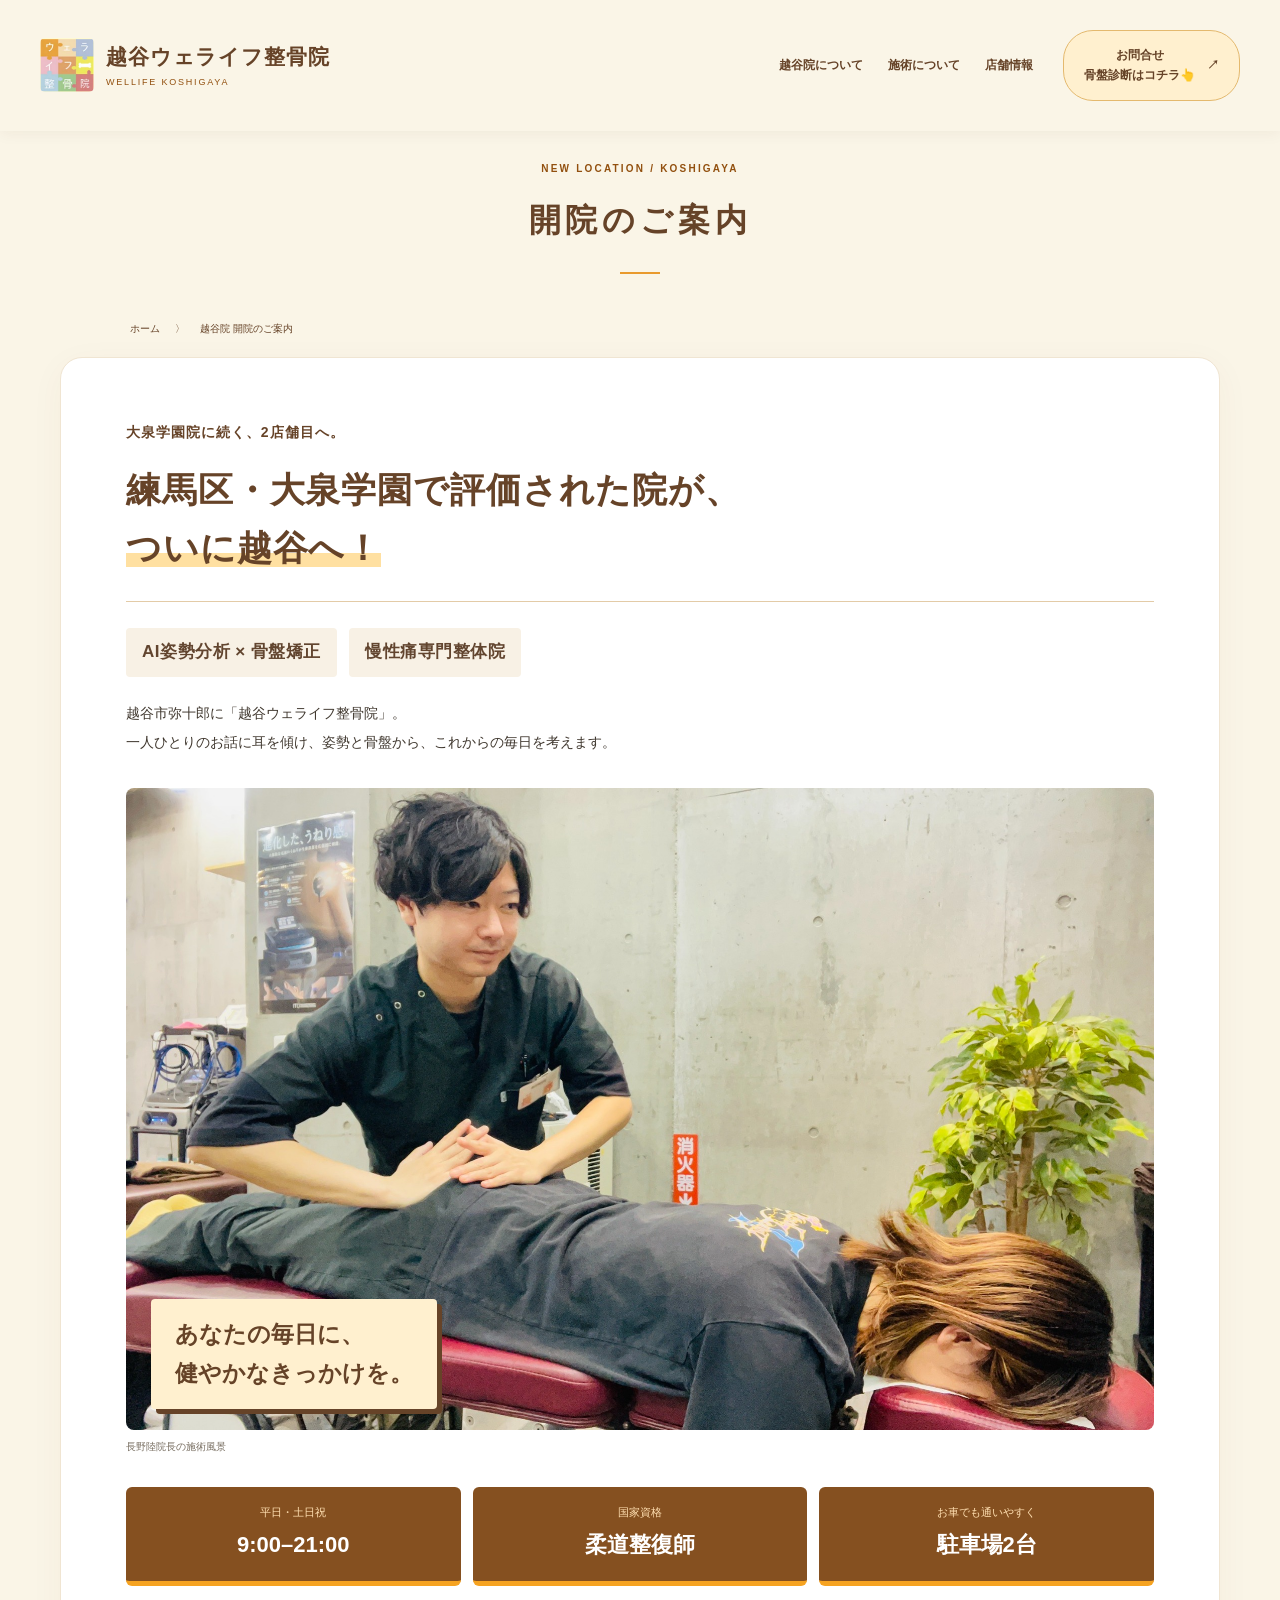
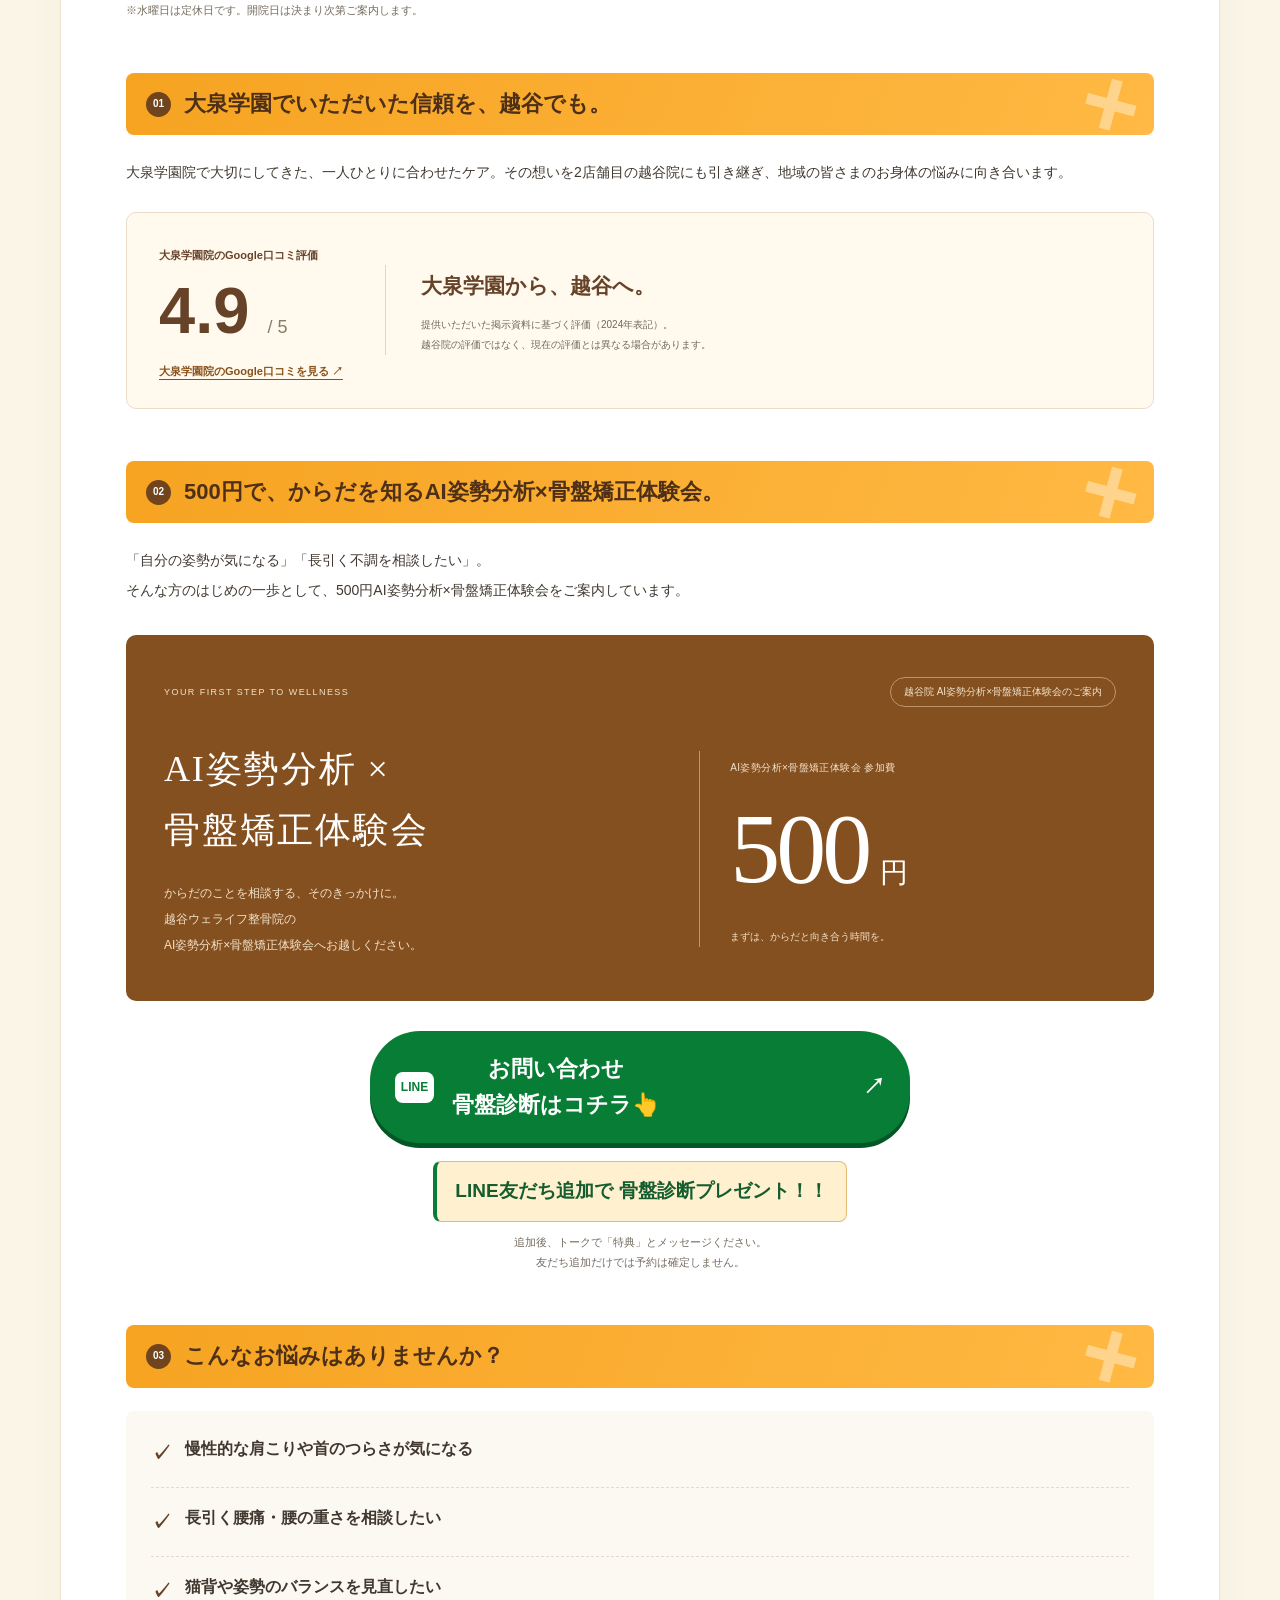
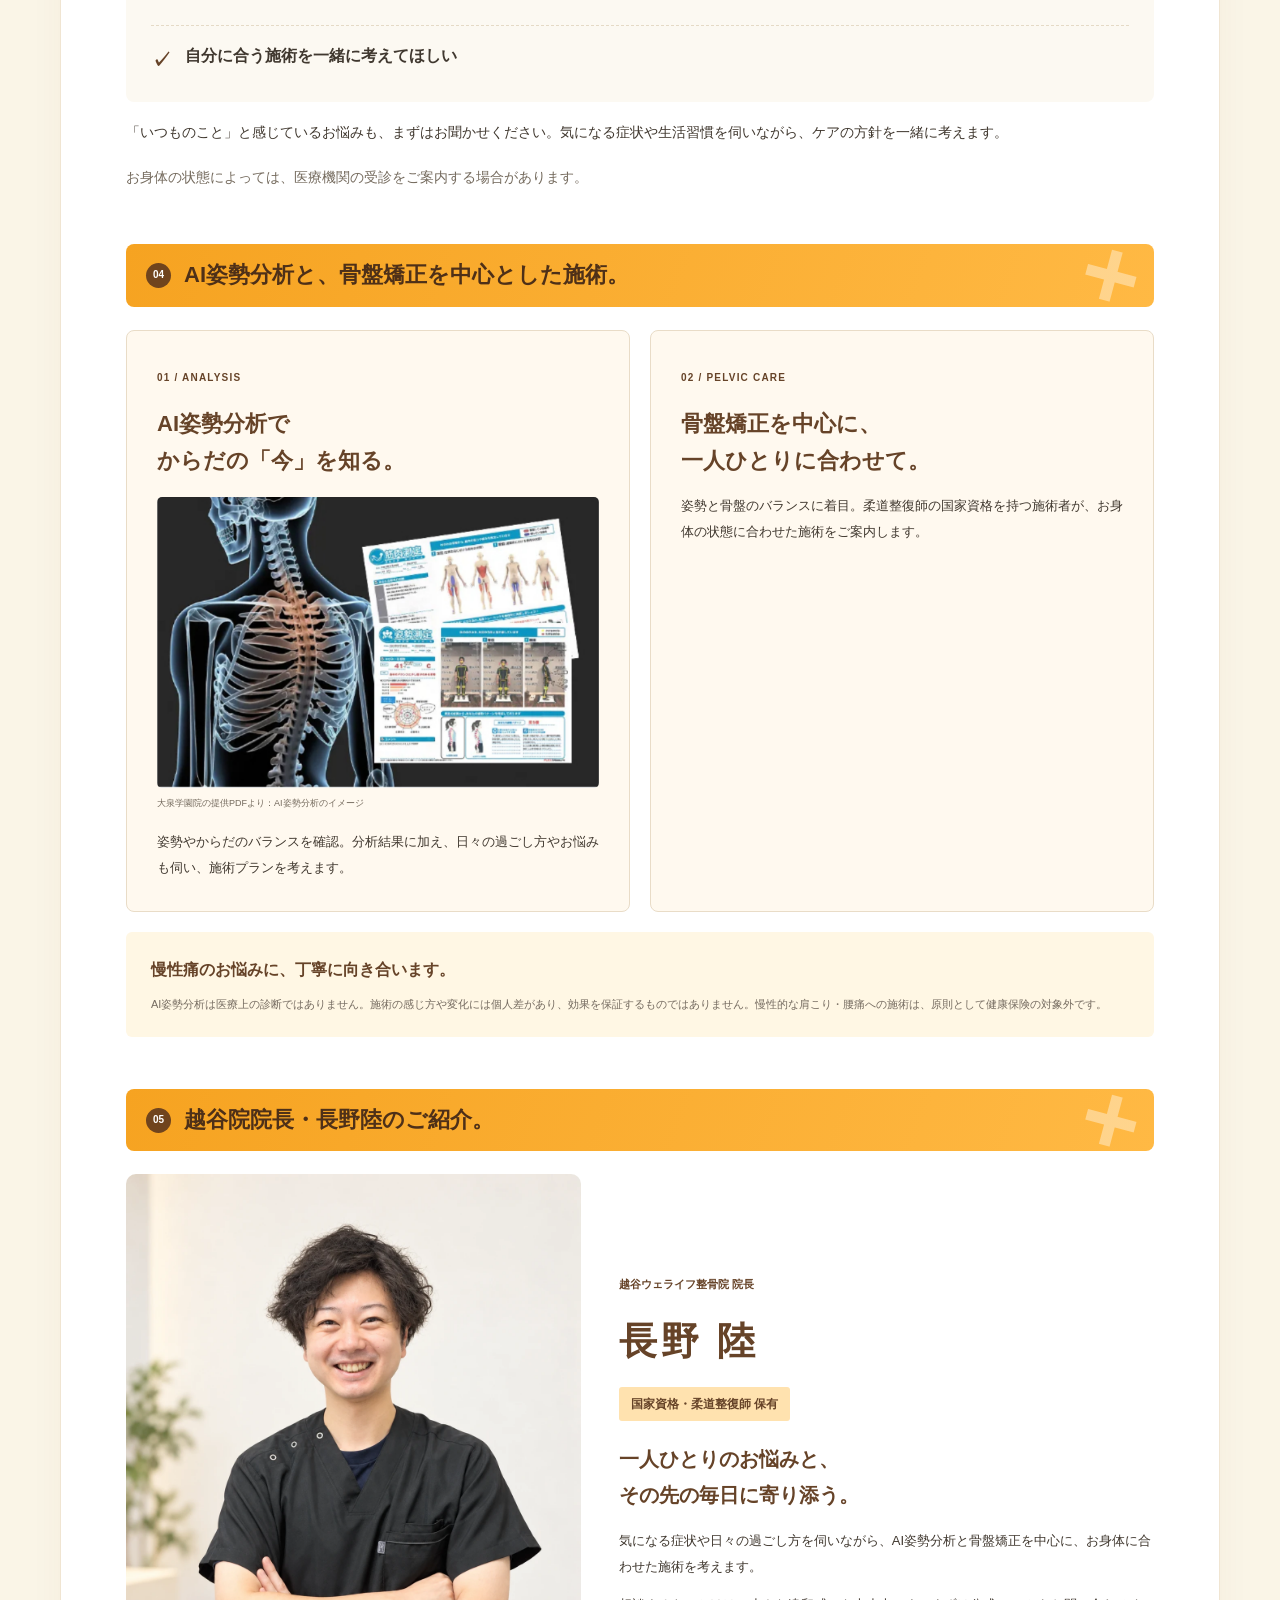
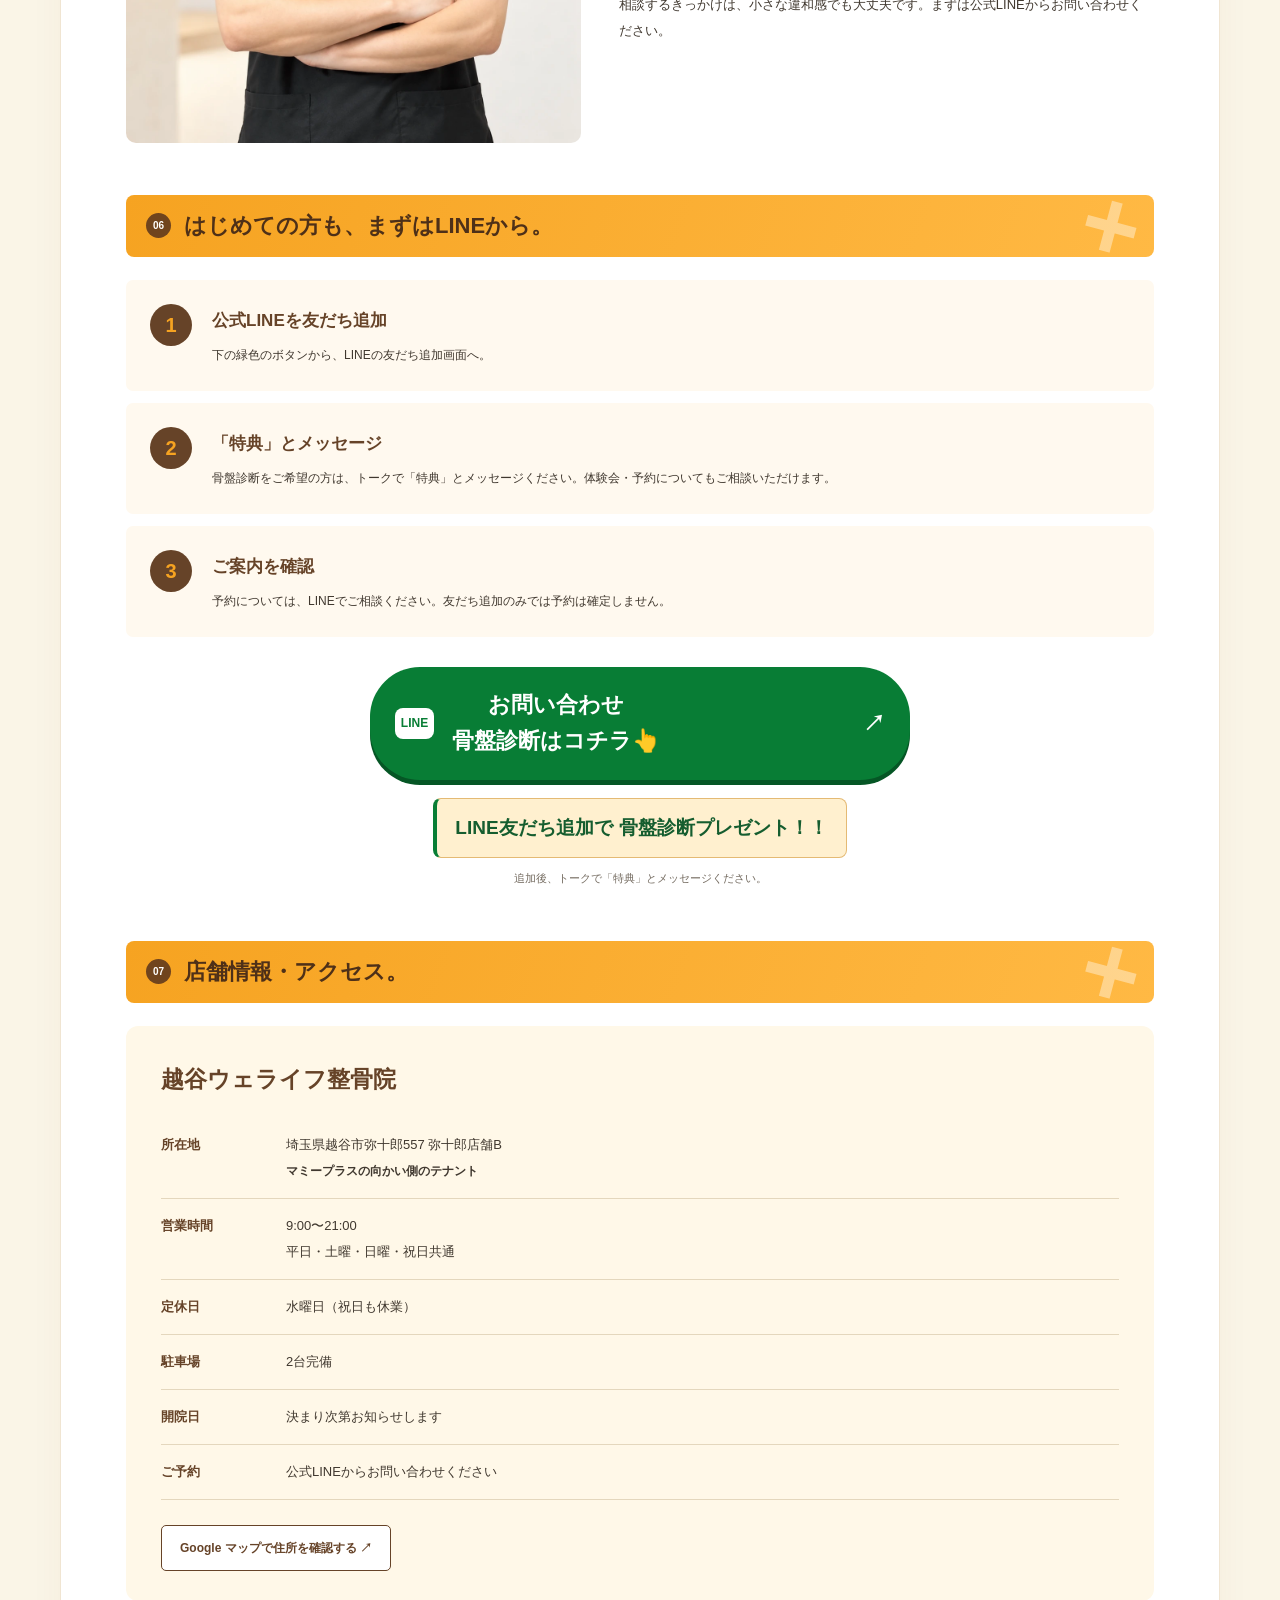
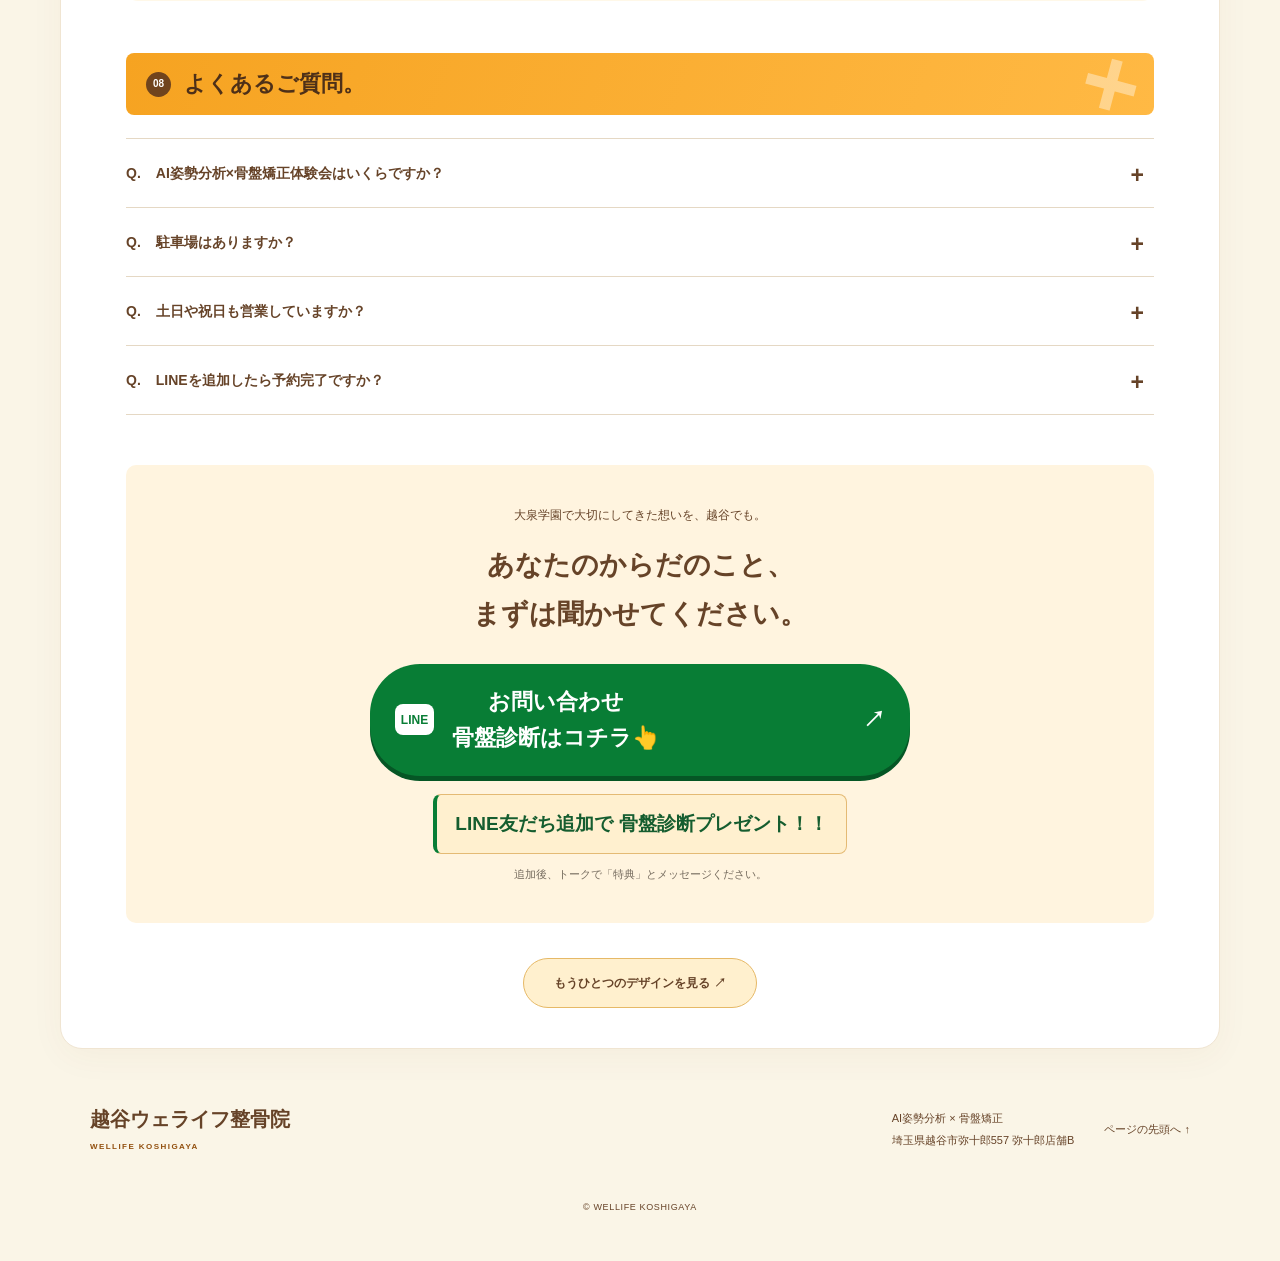
<file: opening.html>
<!doctype html>
<html lang="ja">
<head>
<meta charset="utf-8"><meta name="viewport" content="width=device-width, initial-scale=1"><meta name="theme-color" content="#fff5df"><meta name="description" content="越谷ウェライフ整骨院の開院案内。AI姿勢分析と骨盤矯正で慢性痛のお悩みに向き合います。500円AI姿勢分析×骨盤矯正体験会のお問い合わせは公式LINEへ。"><title>越谷ウェライフ整骨院｜開院のご案内・500円AI姿勢分析×骨盤矯正体験会</title><link rel="stylesheet" href="opening.css?v=20261026-brown">
</head>
<body id="top">
<a class="skip" href="#content">本文へ</a>
<header class="header"><a class="brand" href="#top"><img src="assets/wellife-logo.png" alt="" width="54" height="54"><span><strong>越谷ウェライフ整骨院</strong><small>WELLIFE KOSHIGAYA</small></span></a><nav aria-label="メインナビゲーション"><a href="#about">越谷院について</a><a href="#care">施術について</a><a href="#access">店舗情報</a></nav><a class="header-line" href="https://lin.ee/sBaUZuD" target="_blank" rel="noopener noreferrer"><span>お問合せ<br>骨盤診断はコチラ👆</span><span aria-hidden="true">↗</span></a></header>
<main id="content">
<div class="page-heading"><p>NEW LOCATION / KOSHIGAYA</p><h1>開院のご案内</h1><span aria-hidden="true"></span></div>
<div class="breadcrumb"><a href="index.html">ホーム</a><span>〉</span><span>越谷院 開院のご案内</span></div>
<article class="paper">
<section class="intro" id="about"><p class="article-tag">大泉学園院に続く、2店舗目へ。</p><h2 class="article-title">練馬区・大泉学園で評価された院が、<br><em>ついに越谷へ！</em></h2><div class="intro-meta"><span>AI姿勢分析 × 骨盤矯正</span><span>慢性痛専門整体院</span></div><p class="lead">越谷市弥十郎に「越谷ウェライフ整骨院」。<br>一人ひとりのお話に耳を傾け、姿勢と骨盤から、これからの毎日を考えます。</p><figure class="main-photo"><img src="assets/nagano-treatment.jpg" alt="長野陸院長が施術を行う様子" width="2048" height="1536" fetchpriority="high"><figcaption>長野陸院長の施術風景</figcaption><div class="photo-label" aria-hidden="true">あなたの毎日に、<br>健やかなきっかけを。</div></figure><div class="facts"><div><small>平日・土日祝</small><strong>9:00–21:00</strong></div><div><small>国家資格</small><strong>柔道整復師</strong></div><div><small>お車でも通いやすく</small><strong>駐車場2台</strong></div></div><p class="caption">※水曜日は定休日です。開院日は決まり次第ご案内します。</p></section>
<section class="block"><h2 class="band"><span>01</span>大泉学園でいただいた信頼を、越谷でも。</h2><p>大泉学園院で大切にしてきた、一人ひとりに合わせたケア。その想いを2店舗目の越谷院にも引き継ぎ、地域の皆さまのお身体の悩みに向き合います。</p><div class="review"><div><span class="mini-label">大泉学園院のGoogle口コミ評価</span><div class="rating">4.9 <span>/ 5</span></div><a class="google-review-link" href="https://www.google.com/search?sca_esv=64345335af5ad8d5&amp;rlz=1C1QUCD_jaJP937JP939&amp;sxsrf=APpeQnuQSlY_cY5R02-mNGz1_TeRtVvrjw:1792735571267&amp;q=%E3%82%A6%E3%82%A7%E3%83%A9%E3%82%A4%E3%83%95%E6%95%B4%E9%AA%A8%E9%99%A2&amp;si=APenkKm7iecQ4G6P-TsbSMFKIQtv3EFIqRAFw-i8uEbk55Z-_2hVX126mCR9XAed55w9wywsMBaq8wJb4nHYjsFi6G99P88vyKD1ftwOUA_P_F-jfBWw58aOosh_YNMP5Se_13fOU_83D562krC8XvhaTND3Y_k3_A%3D%3D&amp;sa=X&amp;ved=2ahUKEwix3Zq3vM-XAxWlna8BHT8hCHgQrrQLegQIGRAA&amp;biw=1366&amp;bih=599&amp;dpr=1" target="_blank" rel="noopener noreferrer">大泉学園院のGoogle口コミを見る ↗<span class="sr-only">（新しいタブで開きます）</span></a></div><div><strong>大泉学園から、越谷へ。</strong><p>提供いただいた掲示資料に基づく評価（2024年表記）。<br>越谷院の評価ではなく、現在の評価とは異なる場合があります。</p></div></div></section>
<section class="block"><h2 class="band"><span>02</span>500円で、からだを知るAI姿勢分析×骨盤矯正体験会。</h2><p>「自分の姿勢が気になる」「長引く不調を相談したい」。<br>そんな方のはじめの一歩として、500円AI姿勢分析×骨盤矯正体験会をご案内しています。</p><div class="campaign-main"><div class="campaign-main-top"><p>YOUR FIRST STEP TO WELLNESS</p><span>越谷院 AI姿勢分析×骨盤矯正体験会のご案内</span></div><div class="campaign-main-grid"><div><h3>AI姿勢分析 ×<br>骨盤矯正体験会</h3><p>からだのことを相談する、そのきっかけに。<br>越谷ウェライフ整骨院の<br>AI姿勢分析×骨盤矯正体験会へお越しください。</p></div><div class="campaign-main-price"><span>AI姿勢分析×骨盤矯正体験会 参加費</span><div><strong>500</strong><span>円</span></div><small>まずは、からだと向き合う時間を。</small></div></div></div><div class="cta"><a class="line-button" href="https://lin.ee/sBaUZuD" target="_blank" rel="noopener noreferrer"><span class="line-mark" aria-hidden="true">LINE</span><span class="cta-copy">お問い合わせ<br>骨盤診断はコチラ👆</span> <span aria-hidden="true">↗</span></a><p><strong class="benefit-highlight"><span>LINE友だち追加で</span><span>骨盤診断プレゼント！！</span></strong><br>追加後、トークで「特典」とメッセージください。<br>友だち追加だけでは予約は確定しません。</p></div></section>
<section class="block"><h2 class="band"><span>03</span>こんなお悩みはありませんか？</h2><ul class="worries"><li><span>✓</span>慢性的な肩こりや首のつらさが気になる</li><li><span>✓</span>長引く腰痛・腰の重さを相談したい</li><li><span>✓</span>猫背や姿勢のバランスを見直したい</li><li><span>✓</span>自分に合う施術を一緒に考えてほしい</li></ul><p>「いつものこと」と感じているお悩みも、まずはお聞かせください。気になる症状や生活習慣を伺いながら、ケアの方針を一緒に考えます。</p><p class="caption">お身体の状態によっては、医療機関の受診をご案内する場合があります。</p></section>
<section class="block" id="care"><h2 class="band"><span>04</span>AI姿勢分析と、骨盤矯正を中心とした施術。</h2><div class="care-grid"><div class="care-card"><span class="care-num">01 / ANALYSIS</span><h3>AI姿勢分析で<br>からだの「今」を知る。</h3><figure class="analysis-photo"><img src="assets/ai-posture-analysis.png" alt="骨格と姿勢分析レポートを組み合わせた、PDF掲載のAI姿勢分析イメージ" width="630" height="414" loading="lazy"><figcaption>大泉学園院の提供PDFより：AI姿勢分析のイメージ</figcaption></figure><p>姿勢やからだのバランスを確認。分析結果に加え、日々の過ごし方やお悩みも伺い、施術プランを考えます。</p></div><div class="care-card"><span class="care-num">02 / PELVIC CARE</span><h3>骨盤矯正を中心に、<br>一人ひとりに合わせて。</h3><p>姿勢と骨盤のバランスに着目。柔道整復師の国家資格を持つ施術者が、お身体の状態に合わせた施術をご案内します。</p></div></div><div class="care-note"><strong>慢性痛のお悩みに、丁寧に向き合います。</strong><p>AI姿勢分析は医療上の診断ではありません。施術の感じ方や変化には個人差があり、効果を保証するものではありません。慢性的な肩こり・腰痛への施術は、原則として健康保険の対象外です。</p></div></section>
<section class="block"><h2 class="band"><span>05</span>越谷院院長・長野陸のご紹介。</h2><div class="director"><figure><img src="assets/nagano-portrait.webp" alt="越谷院院長の長野陸" width="1122" height="1402" loading="lazy"></figure><div><p class="mini-label">越谷ウェライフ整骨院 院長</p><h3>長野 陸</h3><span class="qualification">国家資格・柔道整復師 保有</span><h4>一人ひとりのお悩みと、<br>その先の毎日に寄り添う。</h4><p>気になる症状や日々の過ごし方を伺いながら、AI姿勢分析と骨盤矯正を中心に、お身体に合わせた施術を考えます。</p><p>相談するきっかけは、小さな違和感でも大丈夫です。まずは公式LINEからお問い合わせください。</p></div></div></section>
<section class="block"><h2 class="band"><span>06</span>はじめての方も、まずはLINEから。</h2><ol class="steps"><li><span>1</span><div><h3>公式LINEを友だち追加</h3><p>下の緑色のボタンから、LINEの友だち追加画面へ。</p></div></li><li><span>2</span><div><h3>「特典」とメッセージ</h3><p>骨盤診断をご希望の方は、トークで「特典」とメッセージください。体験会・予約についてもご相談いただけます。</p></div></li><li><span>3</span><div><h3>ご案内を確認</h3><p>予約については、LINEでご相談ください。友だち追加のみでは予約は確定しません。</p></div></li></ol><div class="cta"><a class="line-button" href="https://lin.ee/sBaUZuD" target="_blank" rel="noopener noreferrer"><span class="line-mark" aria-hidden="true">LINE</span><span class="cta-copy">お問い合わせ<br>骨盤診断はコチラ👆</span> <span aria-hidden="true">↗</span></a><p><strong class="benefit-highlight"><span>LINE友だち追加で</span><span>骨盤診断プレゼント！！</span></strong><br>追加後、トークで「特典」とメッセージください。</p></div></section>
<section class="block" id="access"><h2 class="band"><span>07</span>店舗情報・アクセス。</h2><div class="access-box"><h3>越谷ウェライフ整骨院</h3><dl><div><dt>所在地</dt><dd>埼玉県越谷市弥十郎557 弥十郎店舗B<br><strong>マミープラスの向かい側のテナント</strong></dd></div><div><dt>営業時間</dt><dd>9:00〜21:00<br>平日・土曜・日曜・祝日共通</dd></div><div><dt>定休日</dt><dd>水曜日（祝日も休業）</dd></div><div><dt>駐車場</dt><dd>2台完備</dd></div><div><dt>開院日</dt><dd>決まり次第お知らせします</dd></div><div><dt>ご予約</dt><dd>公式LINEからお問い合わせください</dd></div></dl><a class="map-button" href="https://www.google.com/maps/search/?api=1&query=%E8%B6%8A%E8%B0%B7%E5%B8%82%E5%BC%A5%E5%8D%81%E9%83%8E557%20%E5%BC%A5%E5%8D%81%E9%83%8E%E5%BA%97%E8%88%97B" target="_blank" rel="noopener noreferrer">Google マップで住所を確認する ↗</a></div></section>
<section class="block"><h2 class="band"><span>08</span>よくあるご質問。</h2><div class="faq"><details><summary>AI姿勢分析×骨盤矯正体験会はいくらですか？</summary><p>参加費は500円です。開催日・実施内容・参加条件などの詳細は、決まり次第ご案内します。</p></details><details><summary>駐車場はありますか？</summary><p>2台分の駐車場をご用意しています。</p></details><details><summary>土日や祝日も営業していますか？</summary><p>土日祝日も9:00〜21:00で営業します。水曜日は祝日でも定休日です。</p></details><details><summary>LINEを追加したら予約完了ですか？</summary><p>友だち追加だけでは予約は確定しません。トークでAI姿勢分析×骨盤矯正体験会や予約についてお問い合わせください。</p></details></div></section>
<section class="last-cta"><p>大泉学園で大切にしてきた想いを、越谷でも。</p><h2>あなたのからだのこと、<br>まずは聞かせてください。</h2><a class="line-button" href="https://lin.ee/sBaUZuD" target="_blank" rel="noopener noreferrer"><span class="line-mark" aria-hidden="true">LINE</span><span class="cta-copy">お問い合わせ<br>骨盤診断はコチラ👆</span> <span aria-hidden="true">↗</span></a><p class="caption"><strong class="benefit-highlight"><span>LINE友だち追加で</span><span>骨盤診断プレゼント！！</span></strong><br>追加後、トークで「特典」とメッセージください。</p></section>
<a class="back-home" href="index.html">もうひとつのデザインを見る ↗</a>
</article>
</main>
<footer><div class="footer-brand">越谷ウェライフ整骨院<small>WELLIFE KOSHIGAYA</small></div><p>AI姿勢分析 × 骨盤矯正<br>埼玉県越谷市弥十郎557 弥十郎店舗B</p><a href="#top">ページの先頭へ ↑</a><small>© WELLIFE KOSHIGAYA</small></footer>
<div class="sticky"><span class="sticky-event"><span>AI姿勢分析×骨盤矯正</span><span>体験会 <strong>500<small>円</small></strong></span></span><a href="https://lin.ee/sBaUZuD" target="_blank" rel="noopener noreferrer">骨盤診断はコチラ👆 ↗</a></div>
</body></html>
</file>
<file: styles.css>
@charset "UTF-8";
:root{--ink:#40382f;--green:#664328;--muted:#756b5e;--cream:#faf5e7;--paper:#fffdf9;--line:#e5d8c4;--accent:#ad5b11;--serif:"Yu Mincho","Hiragino Mincho ProN","Noto Serif CJK JP",serif;--sans:"Hiragino Kaku Gothic ProN","Yu Gothic",Meiryo,sans-serif}*{box-sizing:border-box}html{scroll-behavior:smooth;scroll-padding-top:100px}body{margin:0;background:var(--paper);color:var(--ink);font-family:var(--sans);font-size:14px;line-height:1.9;-webkit-font-smoothing:antialiased}a{color:inherit;text-decoration:none}button{font:inherit;cursor:pointer}button,a{-webkit-tap-highlight-color:transparent}button:focus-visible,a:focus-visible,summary:focus-visible{outline:3px solid var(--accent);outline-offset:6px}h1,h2,h3,p{margin:0}h1,h2,h3{font-weight:500}h2{font-family:var(--serif);font-size:clamp(28px,3vw,42px);line-height:1.7;letter-spacing:.08em}em{font-style:normal;color:var(--accent)}.wrap{width:min(1120px,calc(100% - 100px));margin-inline:auto}.section{padding-block:100px}.eyebrow{font-size:10px;font-weight:600;letter-spacing:.19em}.section-label{display:flex;justify-content:space-between;border-top:1px solid var(--line);padding-top:18px;margin-bottom:55px;font-size:11px;letter-spacing:.12em}.section-label>span:last-child{letter-spacing:.05em;color:var(--muted)}.button{display:inline-flex;gap:28px;justify-content:space-between;align-items:center;border:0;padding:20px 27px;font-size:13px;font-weight:600;line-height:1.7;transition:background .2s,transform .2s}.button span{font-size:22px;font-weight:400}.button:hover{transform:translateY(-3px)}.button-primary{background:var(--green);color:#fff}.button-primary:hover{background:#875017}.button-light{background:var(--paper);color:var(--green)}.small-note{font-size:11px;color:var(--muted);margin-top:24px;line-height:1.9}.site-header{height:100px;padding:0 4%;display:flex;align-items:center;gap:38px;background:var(--paper);position:relative;z-index:20;border-bottom:1px solid #eee2cc}.brand{display:flex;align-items:center;gap:13px;line-height:1.1}.brand-symbol{font-family:Georgia,serif;font-size:45px;position:relative;letter-spacing:-8px;width:44px;transform:rotate(-7deg)}.brand-symbol>span{position:absolute;font-size:21px;top:-4px;right:-1px;color:var(--accent)}.brand strong{font-family:Arial,sans-serif;font-size:26px;letter-spacing:.07em;font-weight:500}.brand-dot{color:var(--accent)}.brand small{display:block;font-size:9px;letter-spacing:.15em;margin-top:7px}.brand small span{margin:0 5px}.desktop-nav{display:flex;gap:30px;margin-left:auto;font-size:12px}.desktop-nav a:hover,.text-link:hover{color:var(--accent)}.header-cta{background:var(--green);color:#fff;padding:12px 22px;font-size:12px;display:flex;align-items:center;gap:25px}.header-cta>span{font-size:18px}.menu-toggle{display:none}.mobile-nav[hidden]{display:none}.hero{min-height:700px;position:relative;background:var(--cream);overflow:hidden;padding-top:68px}.hero-photo{position:absolute;right:0;top:24px;bottom:80px;width:58%;overflow:hidden;border-radius:150px 0 0 0}.hero-photo:after{content:"";position:absolute;inset:0;background:linear-gradient(90deg,rgba(247,246,239,.55),transparent 35%)}.hero-photo img{width:100%;height:100%;object-fit:cover;object-position:65% center}.photo-caption{position:absolute;right:20px;bottom:12px;z-index:1;font-size:10px;color:#fff;text-shadow:0 1px 5px #000}.hero-content{width:min(1120px,calc(100% - 100px));margin:auto;position:relative;z-index:2;pointer-events:none}.hero-content>a{pointer-events:auto}.hero-content .eyebrow{display:flex;align-items:center;gap:12px}.eyebrow>span{width:6px;height:6px;border-radius:50%;background:var(--accent)}.hero-announcement{font-size:12px;letter-spacing:.08em;margin-top:24px}.hero h1{font-family:var(--serif);font-size:clamp(45px,5.2vw,74px);line-height:1.65;letter-spacing:.065em;margin-top:13px}.underlined{background:linear-gradient(transparent 80%,#ffe0a1 0)}.hero-copy{line-height:2.2;font-size:14px;letter-spacing:.07em;margin-top:20px}.hero .button{margin-top:27px}.hero-note{font-size:10px;margin-top:13px;letter-spacing:.05em}.hero-note>span{margin:0 9px;color:var(--accent)}.hero-seal{position:absolute;right:42px;bottom:119px;width:138px;height:138px;border-radius:50%;background:#fff0cf;z-index:3;display:flex;align-items:center;justify-content:center;flex-direction:column;transform:rotate(10deg);box-shadow:0 0 0 6px #faf5e788;line-height:1.5}.hero-seal>span{font-size:12px;text-align:center;letter-spacing:.12em}.hero-seal i{font-size:33px;font-style:normal;line-height:1.25;color:var(--accent)}.hero-seal small{font-size:8px}.hero-bottom{margin:40px 4% 0;display:flex;justify-content:space-between;align-items:center;padding:22px 0;font-size:10px;letter-spacing:.12em}.hero-bottom>a{display:flex;gap:24px;font-size:9px}.hero-bottom>a>span{font-size:22px;line-height:1}.news-strip{display:flex;align-items:center;gap:30px;padding-block:24px;border-bottom:1px solid var(--line);font-size:12px}.news-label{font-size:9px;letter-spacing:.14em;color:var(--accent)}.news-strip>a{margin-left:auto;font-size:10px;white-space:nowrap}.news-strip>a>span{margin-left:20px}.concept-grid{display:grid;grid-template-columns:1.1fr 1fr;gap:100px}.concept h2{margin-top:24px}.concept-copy{position:relative;padding-top:2px;font-size:13px;line-height:2.2}.concept-copy p+p{margin-top:20px}.large-asterisk{position:absolute;right:0;top:0;font-size:76px;line-height:1;color:#e6b967;transform:rotate(15deg)}.concept-copy>p{position:relative}.concept-sign{display:block;font-family:Georgia,serif;font-style:italic;font-size:22px;margin-top:28px;color:var(--accent)}.concerns{background:#fff4df}.section-heading{display:flex;justify-content:space-between;align-items:end;gap:50px;margin-bottom:40px}.section-heading>p{font-size:12px;line-height:2.1;color:#746b60}.concerns h2{font-size:32px}.concern-grid{display:grid;grid-template-columns:repeat(3,1fr);gap:18px}.concern-grid article{position:relative;background:var(--paper);padding:34px 28px 32px;border:1px solid #eadcc8}.concern-number{position:absolute;top:21px;right:24px;font-family:Georgia,serif;color:#b69770;font-size:14px}.concern-icon{display:block;font-size:52px;height:85px;line-height:1.3;color:var(--accent);font-family:Georgia,serif}.concern-grid h3{font-size:17px;letter-spacing:.05em;margin-bottom:13px}.concern-grid p{font-size:12px;line-height:2;color:#756b60}.analysis-grid{display:grid;grid-template-columns:1fr 1fr;gap:100px;align-items:center}.analysis-art{padding:25px 25px 21px;background:#fff3dc;border-radius:160px 160px 8px 8px;overflow:hidden}.analysis-art-top{padding-top:55px;display:flex;align-items:center;justify-content:space-between;gap:10px;font-size:8px;letter-spacing:.1em}.live-dot:before{content:"";display:inline-block;width:5px;height:5px;border-radius:50%;background:#ad5b11;margin-right:6px}.analysis-art svg{display:block;width:100%;margin-top:12px}.analysis-art-bottom{border-top:1px solid #e5d4bc;padding-top:17px;text-align:center}.analysis-art-bottom>span{display:block;font-size:11px;letter-spacing:.04em}.analysis-art-bottom small{display:block;font-size:8px;color:var(--muted);margin-top:4px}.analysis-copy h2{margin:20px 0 24px}.analysis-copy>p:not(.eyebrow):not(.small-note){font-size:13px;line-height:2.2;margin-bottom:17px}.feature-list{list-style:none;padding:0;margin:24px 0}.feature-list li{padding:11px 0;border-bottom:1px solid var(--line);font-size:13px}.feature-list span{font-family:Georgia,serif;color:var(--accent);margin-right:20px;font-size:11px}.experience{background:var(--green);color:#fff;position:relative;overflow:hidden}.experience-inner{position:relative;z-index:1}.experience-top{display:flex;justify-content:space-between;align-items:center;margin-bottom:40px}.experience .eyebrow{color:#f1e2c9}.outline-pill{border:1px solid #bc956b;border-radius:30px;padding:5px 18px;font-size:11px}.experience-grid{display:grid;grid-template-columns:1.3fr 1fr;gap:80px}.experience h2{font-size:42px}.experience-grid p{font-size:13px;color:#f1e2c9;line-height:2.2;margin-top:20px}.price-block{border-left:1px solid #bc956b;padding-left:68px;display:flex;flex-direction:column;justify-content:center}.price-label{font-size:12px;letter-spacing:.13em}.price{display:flex;align-items:baseline;gap:16px;line-height:1.2;margin-top:3px}.price strong{font-family:Georgia,serif;font-size:116px;font-weight:400;letter-spacing:-.04em}.price>span{font-family:var(--serif);font-size:32px}.price-sub{font-size:11px;letter-spacing:.05em;margin-top:14px;color:#f1e2c9}.experience-actions{display:flex;align-items:center;gap:35px;border-top:1px solid #bc956b;margin-top:40px;padding-top:30px}.experience-actions .button{min-width:345px}.experience-actions p{font-size:11px;color:#f1e2c9;line-height:2}.experience-flower{position:absolute;font-size:470px;right:-70px;top:20px;color:#ffffff05;line-height:1;transform:rotate(15deg)}.flow .section-heading h2{font-size:32px}.flow-grid{display:grid;grid-template-columns:repeat(3,1fr);gap:44px;margin-top:45px}.flow-step{display:flex;align-items:center;gap:10px;color:var(--accent);font-size:9px;letter-spacing:.1em;border-bottom:1px solid var(--line);padding-bottom:18px}.flow-step b{font-family:Georgia,serif;font-size:32px;font-weight:400}.flow-grid h3{font-family:var(--serif);font-size:21px;margin:20px 0 14px}.flow-grid p{font-size:12px;color:#756b60;line-height:2.1}.faq{background:var(--cream)}.faq-grid{display:grid;grid-template-columns:1fr 1.5fr;gap:80px}.faq h2{font-size:32px;margin-top:20px}.faq-items{border-top:1px solid #e5d8c4}.faq details{border-bottom:1px solid #e5d8c4}.faq summary{cursor:pointer;display:flex;gap:18px;align-items:center;list-style:none;padding:24px 0;font-size:13px}.faq summary::-webkit-details-marker{display:none}.faq summary>span{font-family:Georgia,serif;font-size:21px;color:var(--accent)}.faq summary i{width:12px;height:12px;position:relative;margin-left:auto;flex-shrink:0}.faq summary i:before,.faq summary i:after{content:"";position:absolute;top:5px;left:0;width:12px;height:1px;background:var(--green)}.faq summary i:after{transform:rotate(90deg);transition:transform .2s}.faq details[open] summary i:after{transform:rotate(0)}.faq details p{padding:0 30px 25px 38px;font-size:12px;color:#756b60;line-height:2}.access-grid{display:grid;grid-template-columns:1.2fr 1fr;gap:90px}.access h2{font-size:30px;margin-top:18px}.access-intro{font-size:12px;margin-top:12px;color:var(--muted)}.clinic-details{margin:30px 0 25px}.clinic-details>div{display:grid;grid-template-columns:105px 1fr;border-bottom:1px solid var(--line);padding-block:14px;font-size:12px;gap:15px}.clinic-details dt{color:var(--muted)}.clinic-details dd{margin:0}.detail-note{display:block;font-size:10px;color:var(--muted)}.text-link{display:inline-flex;align-items:center;gap:36px;border-bottom:1px solid var(--green);font-size:12px;padding-bottom:8px}.access-card{background:#fff0cf;padding:32px 35px;display:flex;flex-direction:column;position:relative;overflow:hidden;border-radius:3px}.access-card-label{font-size:9px;letter-spacing:.15em}.access-symbol{font-size:128px;color:var(--accent);line-height:1.5;margin:10px 0 0;align-self:center}.access-card h3{font-family:var(--serif);text-align:center;font-size:31px;letter-spacing:.13em;line-height:1.8}.access-card-address{font-size:11px;text-align:center;margin:22px 0 35px}.access-card-bottom{margin-top:auto;border-top:1px solid #e4cdae;padding-top:18px;display:flex;justify-content:space-between;font-size:8px;letter-spacing:.06em}.closing{padding:70px 25px;background:#fff4df;text-align:center}.closing>p{font-family:var(--serif);font-size:26px;line-height:1.9;letter-spacing:.08em}.closing .button{margin-top:28px;min-width:320px}.site-footer{background:#664328;color:#f9ead2;padding:60px 0 25px}.footer-top{display:flex;align-items:center;justify-content:space-between;gap:35px}.footer-brand .brand-symbol>span{color:#e6b967}.footer-top>p{font-family:var(--serif);font-size:14px;letter-spacing:.1em}.footer-top>a:last-child{font-size:11px}.footer-top>a:last-child>span{margin-left:15px}.footer-bottom{border-top:1px solid #bc956b;margin-top:45px;padding-top:22px;display:flex;justify-content:space-between;font-size:9px;letter-spacing:.1em}.footer-bottom small{font-size:9px}.mobile-sticky{display:none}.sr-only{position:absolute;width:1px;height:1px;padding:0;margin:-1px;overflow:hidden;clip:rect(0,0,0,0);white-space:nowrap;border:0}.skip-link{position:fixed;top:-100px;left:20px;padding:10px 20px;background:var(--paper);z-index:100}.skip-link:focus{top:10px}dialog{color:var(--ink);background:var(--paper);border:0;padding:50px;width:min(540px,calc(100% - 32px));max-height:85vh;box-shadow:0 20px 90px #49301855}dialog::backdrop{background:#4e3018cc;backdrop-filter:blur(5px)}dialog h2{font-size:26px;margin:18px 0}dialog>p:not(.eyebrow){font-size:13px;line-height:2.2}.dialog-close{position:absolute;top:10px;right:16px;border:0;background:none;font-size:30px;color:var(--green)}.dialog-info{margin:25px 0;padding:20px;background:var(--cream);display:grid;gap:7px;font-size:12px}.dialog-info strong{font-weight:500;font-size:17px}.dialog-info span:nth-of-type(2){margin-top:10px}.dialog-done{width:100%}
@media(min-width:1450px){.hero{min-height:760px;padding-top:90px}.hero-photo{width:57%;bottom:80px}.hero-bottom{margin-top:60px}.hero-content{width:min(1220px,calc(100% - 140px))}}@media(max-width:1050px){.site-header{gap:20px}.desktop-nav{gap:20px}.wrap,.hero-content{width:calc(100% - 64px)}.concept-grid,.analysis-grid{gap:55px}.access-grid{gap:40px}.hero-seal{right:25px;width:120px;height:120px}.hero h1{font-size:58px}.hero-photo{width:59%}.price-block{padding-left:35px}.experience-grid{gap:30px}.experience h2{font-size:36px}.faq-grid{gap:45px}.footer-top{gap:20px}.footer-top>p{font-size:12px}}
@media(max-width:760px){html{scroll-padding-top:80px}.wrap{width:calc(100% - 40px)}.section{padding-block:65px}.section-label{margin-bottom:34px;font-size:9px;padding-top:14px;letter-spacing:.08em}.section-label>span:last-child{font-size:9px}h2{font-size:29px;letter-spacing:.04em}.site-header{height:78px;padding:0 20px;gap:14px}.brand{gap:8px}.brand strong{font-size:23px}.brand-symbol{font-size:37px;width:36px}.brand-symbol>span{font-size:17px;top:-3px;right:0}.brand small{font-size:8px;margin-top:6px}.desktop-nav{display:none}.header-cta{margin-left:auto;font-size:10px;padding:9px 11px;gap:12px}.header-cta>span{font-size:16px}.menu-toggle{display:flex;background:none;border:0;width:30px;height:36px;flex-direction:column;justify-content:center;gap:7px;padding:3px}.menu-toggle span{height:1px;width:22px;background:var(--green);transition:transform .2s}.menu-toggle[aria-expanded=true] span:first-child{transform:translateY(4px) rotate(45deg)}.menu-toggle[aria-expanded=true] span:last-child{transform:translateY(-4px) rotate(-45deg)}.mobile-nav{position:absolute;z-index:19;top:78px;left:0;right:0;background:var(--paper);padding:16px 24px 24px;box-shadow:0 12px 15px #49301812}.mobile-nav a{display:block;padding:14px 0;border-bottom:1px solid var(--line);font-size:13px}.hero{padding-top:32px;min-height:0;padding-bottom:0}.hero-content{width:calc(100% - 40px)}.hero .eyebrow{font-size:9px}.hero-announcement{font-size:10px;margin-top:18px}.hero h1{font-size:clamp(35px,10.8vw,57px);line-height:1.55;margin-top:10px;letter-spacing:.055em}.hero-copy{font-size:12px;line-height:2.1;margin-top:20px}.hero .button{margin-top:22px;font-size:12px;padding:16px 20px;gap:24px}.hero-note{font-size:9px}.hero-photo{position:relative;top:auto;bottom:auto;right:auto;width:calc(100% - 40px);height:310px;margin:30px 0 0 40px;border-radius:95px 0 0 0}.hero-photo:after{background:none}.hero-content{display:block}.hero-photo{position:absolute;top:388px;height:300px}.hero{padding-bottom:343px}.hero-seal{bottom:75px;right:19px;width:103px;height:103px}.hero-seal>span{font-size:9px}.hero-seal i{font-size:26px}.hero-seal small{font-size:7px}.hero-bottom{position:absolute;bottom:0;left:0;right:0;margin:0 20px;padding:17px 0;font-size:8px}.hero-bottom>a{font-size:7px;gap:12px}.hero-bottom>a>span{font-size:16px}.news-strip{gap:12px;flex-wrap:wrap;padding:20px 0;font-size:11px}.news-label{font-size:8px}.news-strip p{width:100%;order:2;font-size:11px}.news-strip>a{font-size:9px}.news-strip>a>span{margin-left:10px}.concept-grid,.analysis-grid,.access-grid,.faq-grid{grid-template-columns:1fr;gap:32px}.concept h2{margin-top:18px;font-size:32px}.concept-copy{font-size:12px;line-height:2.2;padding-top:0}.large-asterisk{top:-100px;font-size:72px;right:6px}.concept-sign{font-size:21px;margin-top:20px}.section-heading{display:block;margin-bottom:28px}.section-heading>p{font-size:11px;margin-top:20px}.concerns h2{font-size:26px}.concern-grid{grid-template-columns:1fr;gap:10px}.concern-grid article{padding:24px 22px 24px 88px}.concern-icon{position:absolute;left:24px;top:30px;height:auto;font-size:40px}.concern-number{font-size:11px;top:14px;right:17px}.concern-grid h3{font-size:16px;margin-bottom:7px}.concern-grid p{font-size:11px}.small-note{font-size:10px;margin-top:20px}.analysis-grid{gap:32px}.analysis-art{max-width:440px;width:100%;margin:auto;padding:20px 22px 18px;border-radius:140px 140px 6px 6px}.analysis-art-top{padding-top:32px;font-size:7px}.analysis-art svg{max-height:370px}.analysis-copy h2{margin-top:15px}.analysis-copy>p:not(.eyebrow):not(.small-note){font-size:12px}.experience-top{display:block;margin-bottom:28px}.experience .eyebrow{font-size:8px}.outline-pill{display:inline-block;margin-top:16px;font-size:10px}.experience-grid{grid-template-columns:1fr;gap:28px}.experience h2{font-size:32px}.experience-grid p{font-size:12px;margin-top:15px}.price-block{padding:24px 0 0;border-left:0;border-top:1px solid #bc956b;display:grid;grid-template-columns:1fr 1fr;align-items:center;gap:0 15px}.price-label{font-size:11px}.price{grid-column:2;grid-row:1/3;justify-content:flex-end;gap:8px;margin:0}.price strong{font-size:85px}.price>span{font-size:24px}.price-sub{font-size:9px;margin:0}.experience-actions{display:block;margin-top:25px;padding-top:25px}.experience-actions .button{width:100%;min-width:0;font-size:12px;padding:17px 20px}.experience-actions p{font-size:10px;margin-top:15px}.experience-flower{font-size:380px;top:100px;right:-110px}.flow .section-heading h2{font-size:27px}.flow-grid{grid-template-columns:1fr;gap:25px;margin-top:25px}.flow-grid article{display:grid;grid-template-columns:65px 1fr;gap:0 20px}.flow-step{grid-row:1/3;display:flex;flex-direction:column;gap:0;justify-content:center;border-bottom:0;border-right:1px solid var(--line);padding:0 20px 0 0}.flow-step b{font-size:33px}.flow-grid h3{font-size:19px;margin:0 0 8px}.flow-grid p{font-size:12px}.faq-grid{gap:28px}.faq h2{font-size:28px;margin-top:15px}.faq summary{padding:20px 0;font-size:12px;gap:12px}.faq summary>span{font-size:18px}.faq details p{font-size:11px;padding:0 15px 20px 28px}.access h2{font-size:25px}.access-grid{gap:35px}.access-intro{font-size:11px}.clinic-details>div{font-size:11px;grid-template-columns:88px 1fr;padding:13px 0;gap:8px}.text-link{font-size:11px}.access-card{padding:25px 30px}.access-symbol{font-size:88px;margin:5px 0;line-height:1.4}.access-card h3{font-size:28px}.access-card-address{margin:18px 0 25px}.access-card-bottom{font-size:7px}.closing{padding:50px 20px}.closing>p{font-size:22px}.closing .button{min-width:0;width:100%;max-width:360px;font-size:12px;padding:17px 22px}.site-footer{padding:40px 0 100px}.footer-top{flex-wrap:wrap;justify-content:start;gap:24px}.footer-top>p{width:100%;order:2;font-size:13px}.footer-top>a:last-child{margin-left:auto;font-size:10px}.footer-top>a:last-child>span{margin-left:6px}.footer-bottom{margin-top:27px;font-size:8px}.footer-bottom small{font-size:8px}.mobile-sticky{position:fixed;z-index:25;bottom:0;left:0;right:0;display:flex;align-items:center;gap:20px;justify-content:space-between;background:var(--paper);padding:10px 20px max(10px,env(safe-area-inset-bottom));border-top:1px solid var(--line);box-shadow:0 -5px 20px #49301810}.mobile-sticky>span{display:flex;align-items:baseline;gap:10px;font-size:9px}.mobile-sticky b{font-family:Georgia,serif;font-size:26px;font-weight:400;line-height:1}.mobile-sticky small{font-family:var(--sans);font-size:11px;margin-left:3px}.mobile-sticky button{background:var(--green);color:#fff;border:0;padding:11px 17px;font-size:11px;display:flex;gap:20px;align-items:center}.mobile-sticky button>span{font-size:18px;line-height:1}dialog{padding:38px 24px 26px}dialog h2{font-size:22px}dialog>p:not(.eyebrow){font-size:11px}.dialog-info{font-size:11px}.dialog-info strong{font-size:15px}.desktop-only{display:none}}
@media(max-width:370px){.site-header{gap:10px;padding:0 14px}.brand strong{font-size:20px}.header-cta{padding:8px;font-size:9px;gap:7px}.hero .button{font-size:10px}.hero-photo{top:375px}.hero{padding-bottom:350px}.hero-copy{font-size:11px}.hero-bottom{font-size:7px}.mobile-sticky{gap:8px;padding-inline:14px}.mobile-sticky>span{gap:7px}.price strong{font-size:75px}.price-sub{font-size:8px}.footer-top>a:last-child{font-size:9px}}
@media(prefers-reduced-motion:reduce){html{scroll-behavior:auto}*,*:before,*:after{transition:none!important}}

@media(max-width:760px){.hero{display:flex;flex-direction:column;padding-bottom:0}.hero-content{order:0}.hero-photo{position:relative;top:auto;bottom:auto;order:1;height:300px;margin-top:28px;flex-shrink:0}.hero-bottom{order:2;position:relative;left:auto;right:auto;bottom:auto;margin:0 20px}.hero-seal{bottom:85px}}

/* 大泉学園院のオレンジとクリーム色を引き継ぐ越谷院の案内 */
.brand-logo{width:48px;height:48px;object-fit:contain;flex-shrink:0}
.brand strong.clinic-brand-name{font-family:var(--sans);font-size:18px;font-weight:600;letter-spacing:.02em}
.pelvic{background:#fff4df}
.care-grid{display:grid;grid-template-columns:repeat(3,1fr);gap:24px}
.care-grid article{background:var(--paper);padding:32px 28px;border-top:3px solid #e6a443}
.care-grid article>span{font-size:10px;letter-spacing:.12em;color:var(--accent)}
.care-grid h3{font-family:var(--serif);font-size:21px;margin:18px 0 14px}
.care-grid p{font-size:12px;line-height:2.1;color:#756b60}
.button-primary:hover{background:#875017}
.site-footer{background:#664328}
.experience{background:#664328}
.experience .eyebrow,.experience-grid p,.price-sub,.experience-actions p{color:#f1e2c9}
.outline-pill{border-color:#bc956b}
.experience-actions,.price-block{border-color:#bc956b}
.footer-bottom{border-color:#bc956b}
@media(max-width:1050px) and (min-width:761px){.site-header{gap:16px}.desktop-nav{gap:16px}.brand strong.clinic-brand-name{font-size:15px}.brand-logo{width:43px;height:43px}}
@media(max-width:760px){.brand-logo{width:36px;height:36px}.brand strong.clinic-brand-name{font-size:13px}.brand small{font-size:7px;letter-spacing:.1em}.site-header{gap:10px}.hero-announcement{font-size:9px;letter-spacing:0}.hero-note{font-size:8px}.news-strip p{font-size:10px}.care-grid{grid-template-columns:1fr;gap:14px}.care-grid article{padding:25px}.care-grid h3{font-size:20px;margin:12px 0}.care-grid p{font-size:12px}.footer-brand .clinic-brand-name{font-size:12px!important}.footer-top>a:last-child{font-size:9px}.access-card-address{font-size:10px}}
@media(max-width:370px){.brand-logo{width:30px;height:30px}.brand strong.clinic-brand-name{font-size:11px}.site-header{gap:8px}.brand{gap:5px}.header-cta{gap:5px;padding-inline:7px}.hero-note{font-size:7px}}

/* 友だち追加をメインの導線にする */
.line-cta{background:#087d35;color:#fff}
.line-cta:hover{background:#056329}
.hero .line-cta{pointer-events:auto}
.line-caption,.closing-note{font-size:11px;line-height:1.9;margin-top:12px;color:var(--muted)}
.closing>p.closing-note{font-family:var(--sans);font-size:11px;letter-spacing:0}
.mobile-sticky .sticky-line-link{background:#087d35;color:#fff;display:flex;align-items:center;gap:14px;padding:11px 14px;font-size:11px;white-space:nowrap}
.mobile-sticky .sticky-line-link>span:first-child{font-size:18px;line-height:1}
.clinic-line-link{background:transparent;color:#087d35;text-decoration:underline;text-underline-offset:4px}
.clinic-line-link:hover{background:transparent;color:#056329}
.line-steps{list-style:none;padding:0;display:grid;grid-template-columns:repeat(3,1fr);gap:30px;margin:30px 0}
.line-steps li{padding:25px;border:1px solid var(--line);background:var(--cream)}
.line-steps li>span{font-family:Georgia,serif;font-size:30px;color:#087d35}
.line-steps h3{font-size:18px;margin:12px 0}
.line-steps p{font-size:12px;line-height:2}
.line-guide-action{text-align:center;margin-top:30px}
@media(max-width:760px){.header-cta.line-cta{font-size:9px;padding:10px 8px;gap:8px}.line-steps{grid-template-columns:1fr;gap:14px}.line-steps li{padding:20px}.line-steps h3{display:inline;margin-left:15px}.line-steps p{margin-top:10px}.line-caption{font-size:10px}.hero .line-cta{margin-top:22px}.mobile-sticky{gap:8px}.mobile-sticky .sticky-line-link{gap:10px;font-size:10px}.closing>p.closing-note{font-size:10px}}
@media(max-width:370px){.header-cta.line-cta{font-size:8px;padding-inline:6px;gap:4px}.mobile-sticky .sticky-line-link{padding-inline:10px;font-size:9px}}

.review-intro{display:grid;grid-template-columns:1.3fr 1fr;gap:60px;padding-block:48px;border-bottom:1px solid var(--line);align-items:center}
.review-intro h2{font-size:26px;line-height:1.7;margin:12px 0}
.review-intro p:not(.eyebrow){font-size:12px;line-height:2}
.review-score{border-left:1px solid var(--line);padding-left:38px}
.review-score>span{font-size:12px}
.review-score>strong{display:block;font-family:Georgia,serif;font-weight:400;font-size:68px;line-height:1.3;color:var(--accent)}
.review-score strong small{font-size:20px;color:var(--muted)}
.review-score>p{font-size:10px!important}
.review-score>small{display:block;font-size:9px;color:var(--muted);line-height:1.8;margin-top:5px}
.director-grid{display:grid;grid-template-columns:1.2fr 1fr;gap:80px;align-items:center}
.director h2{font-size:32px;margin:18px 0 28px}
.director-role{font-size:12px;color:var(--muted)}
.director h3.director-name{font-family:var(--serif);font-size:38px;letter-spacing:.12em;margin:8px 0 15px}
.director-license{display:inline-block;padding:7px 14px;border:1px solid #d7ba8a;color:var(--accent);font-size:12px}
.director-copy p{font-size:13px;line-height:2.2;margin-bottom:20px}
@media(max-width:760px){.hero-announcement{font-size:10px;line-height:1.9}.review-intro{grid-template-columns:1fr;gap:24px;padding-block:36px}.review-intro h2{font-size:24px}.review-score{border-left:0;border-top:1px solid var(--line);padding:22px 0 0}.review-score>strong{font-size:60px}.director-grid{grid-template-columns:1fr;gap:30px}.director h2{font-size:28px}.director-copy p{font-size:12px}.director h3.director-name{font-size:34px}}

/* 提供いただいた施術写真の顔と手元が見える位置で表示 */
.hero-photo img{object-position:40% center}

/* 院長の提供ポートレートは縦横比を保って掲載 */
.director-grid{grid-template-columns:.85fr 1fr;gap:72px;align-items:center}
.director-portrait{margin:0;position:relative}
.director-portrait img{display:block;width:100%;height:auto;border-radius:100px 0 0 0}
.director-portrait figcaption{font-size:10px;color:var(--muted);margin-top:10px}
.director-info .director-copy{margin-top:25px}
.director-info .director-copy p{font-size:12px;line-height:2.1;margin-bottom:16px}
@media(max-width:760px){.director-grid{grid-template-columns:1fr;gap:28px}.director-portrait{width:100%;max-width:380px;margin-inline:auto}.director-portrait img{border-radius:75px 0 0 0}.director-info .director-copy{margin-top:24px}}

.google-review-link{display:block;font-size:11px;text-decoration:underline;text-underline-offset:4px;color:var(--accent);line-height:1.9;margin:8px 0}

/* opening.htmlと共通の温かい配色。LINEボタンは緑で識別。 */
.site-header{background:#faf5e7}.hero{background:#faf5e7}.experience{background:#855020}.access-card{background:#fff0cf}.hero-photo:after{background:linear-gradient(90deg,rgba(250,245,231,.55),transparent 35%)}
@media(max-width:760px){.hero-photo:after{background:none}}

.review-image{margin:0 0 18px;max-width:350px}.review-image a{display:block;border:1px solid #eadcc8;border-radius:12px;overflow:hidden;background:#fff}.review-image img{display:block;width:100%;height:auto}.review-image figcaption{font-size:9px;color:var(--muted);line-height:1.8;margin-top:7px}
@media(max-width:760px){.review-image{max-width:360px;margin-inline:auto}}

.analysis-art.pdf-analysis{padding:22px;border-radius:12px;margin:0;background:#fff4df}.pdf-analysis img{display:block;width:100%;height:auto}.pdf-analysis figcaption{font-size:10px;color:var(--muted);line-height:1.8;margin-top:12px;text-align:center}
@media(max-width:760px){.mobile-sticky>span.sticky-event{display:flex;flex-direction:column;align-items:flex-start;gap:2px;font-size:8px;line-height:1.5}.sticky-event>span{display:block}.mobile-sticky .sticky-event b{font-size:22px}.experience .outline-pill{font-size:10px}.hero .line-caption{max-width:100%}}

@media(max-width:760px){.header-cta.line-cta{font-size:9px}.mobile-sticky .sticky-line-link{font-size:10px;padding-inline:11px}.line-steps h3{font-size:16px}.line-caption{color:var(--muted)}}
@media(max-width:370px){.header-cta.line-cta{font-size:8px;padding-inline:5px}.mobile-sticky .sticky-line-link{font-size:9px;padding-inline:8px}}

/* LINE登録特典を見つけやすく表示 */
.benefit-highlight{display:inline-flex;flex-wrap:wrap;align-items:center;justify-content:center;gap:2px 6px;background:#fff0cf;color:#155d2f;border:1px solid #e4ba74;border-left:4px solid #087d35;border-radius:7px;padding:10px 14px;font-size:16px;font-weight:700;line-height:1.8;letter-spacing:.02em;margin:4px 0 8px;max-width:100%}
.benefit-highlight>span{display:inline-block}
.experience-actions p{flex:1;min-width:0}
.concept-sign{font-style:normal;font-weight:600;font-size:34px;letter-spacing:.04em}
.concept-meaning>p{font-size:12px;line-height:2;color:var(--ink);margin-top:10px}
@media(max-width:760px){.benefit-highlight{font-size:13px;padding:9px 11px;gap:0 5px}.concept-sign{font-size:30px}.concept-meaning>p{font-size:12px}.hero .benefit-highlight{justify-content:flex-start}.closing .benefit-highlight{font-size:13px}}

.hero-seal>span{font-family:Georgia,serif;font-size:19px;font-weight:600;letter-spacing:.01em}
@media(max-width:760px){.hero-seal>span{font-size:15px}}

.hero-seal small.seal-message{font-size:7px;line-height:1.6;text-align:center;letter-spacing:0;padding:0 5px}
@media(max-width:760px){.hero-seal small.seal-message{font-size:6px;line-height:1.5;padding:0 3px}}

/* お問い合わせボタンを含むヘッダーがスクロールに追従 */
.site-header{position:sticky;top:0;z-index:40;box-shadow:0 3px 14px #4930180d}
@media(max-width:760px){.mobile-nav{position:fixed;top:78px;z-index:39}}

/* PC・スマートフォンとも同じライト配色を使用 */
:root{color-scheme:only light}

/* iPhoneでも絵文字にならない共通の装飾図形 */
.seal-symbol{display:block;width:34px;height:34px;color:var(--accent);margin:4px auto;flex-shrink:0}
@media(max-width:760px){.seal-symbol{width:26px;height:26px;margin:3px auto}}

/* 2026-11-09: 茶系アクセントで500円体験会と信頼の紹介を強調 */
.desktop-nav .header-experience-link{
  display:inline-flex;align-items:center;gap:10px;padding:10px 15px;
  border:1px solid #a1764c;border-radius:6px;
  background:#694126;color:#fff7e8;
  box-shadow:0 3px 11px #49301822;
  font-size:11px;font-weight:700;white-space:nowrap;letter-spacing:0;
  transition:background .2s,box-shadow .2s,transform .2s
}
.desktop-nav .header-experience-link strong{
  font-family:Georgia,serif;font-size:21px;color:#ffe0a0;line-height:1;font-weight:700
}
.desktop-nav .header-experience-link:hover{
  background:#855332;color:#fff7e8;box-shadow:0 5px 15px #49301833;transform:translateY(-1px)
}
.mobile-experience-banner{display:none}
.review-intro{
  background:#efdfcb;border:1px solid #dcc4a7;border-radius:9px;
  padding:22px;margin-block:25px 15px
}
.review-intro>div:first-child{
  background:#684129;border-radius:7px;
  padding:27px 29px;color:#fff6e8;
  box-shadow:0 5px 18px #49301817
}
.review-intro>div:first-child .eyebrow{color:#f8d5a4}
.review-intro>div:first-child h2{font-size:clamp(23px,2.3vw,29px);color:#fff8ee;font-weight:600;line-height:1.8}
.review-intro>div:first-child p:not(.eyebrow){color:#f6e6d5}
.review-intro .trust-highlight{
  color:#ffdd91;background:linear-gradient(transparent 78%,#c18a42 78%);
  font-weight:700
}
.review-intro .review-score{border-left-color:#d2b18b}
@media(max-width:1160px) and (min-width:761px){
  .site-header{gap:16px;padding-inline:2%}
  .desktop-nav{gap:13px}
  .desktop-nav .header-experience-link{font-size:10px;padding:9px}
  .desktop-nav .header-experience-link strong{font-size:18px}
  .review-intro{gap:25px}
  .review-intro>div:first-child{padding:23px}
}
@media(max-width:760px){
  .mobile-experience-banner{
    display:flex;align-items:center;justify-content:center;gap:12px;
    padding:13px 16px;background:#694126;color:#fff6e9;
    border-bottom:2px solid #c49658;
    font-weight:700;font-size:13px;letter-spacing:.02em;text-align:center
  }
  .mobile-experience-banner strong{
    font-family:Georgia,serif;font-size:23px;color:#ffdd91;line-height:1
  }
  .review-intro{padding:14px;margin-block:14px;gap:24px}
  .review-intro>div:first-child{padding:24px 18px}
  .review-intro>div:first-child h2{font-size:23px}
}
@media(max-width:370px){
  .mobile-experience-banner{font-size:11px;gap:8px}
  .mobile-experience-banner strong{font-size:20px}
}

/* 2026-11-10: 上部WEB予約バナーを体験会バナーの左へ追加 */
.desktop-nav .header-reserve-link{
  display:inline-flex;align-items:center;justify-content:center;gap:5px;
  padding:11px 14px;background:#966034;color:#fff9ed;
  border:1px solid #b28a5e;border-radius:6px;
  box-shadow:0 3px 11px #49301821;white-space:nowrap;
  font-size:12px;font-weight:700;letter-spacing:.01em;
  transition:background .2s,transform .2s
}
.desktop-nav .header-reserve-link:hover{background:#774526;color:#fff9ed;transform:translateY(-1px)}
.top-quick-links{display:none}
@media(max-width:1320px){
  .desktop-nav .header-reserve-link,
  .desktop-nav .header-experience-link{display:none}
  .top-quick-links{
    display:grid;grid-template-columns:minmax(0,1fr) minmax(0,1fr);
    position:sticky;top:100px;z-index:35;background:#f3e5d3;
    border-bottom:1px solid #d2b28a;box-shadow:0 3px 9px #49301810
  }
  .top-quick-links a{
    display:flex;align-items:center;justify-content:center;
    min-width:0;min-height:52px;padding:10px 12px;
    text-align:center;font-size:12px;font-weight:700;line-height:1.4
  }
  .top-quick-links .top-reserve-link{
    color:#fff7eb;background:#80502e;border-right:1px solid #c49d6c
  }
  .top-quick-links .top-reserve-link:hover{background:#684026}
  .top-quick-links .top-experience-link{
    color:#fff7eb;background:#694126;gap:8px
  }
  .top-quick-links .top-experience-link:hover{background:#815236}
  .top-quick-links .top-experience-link strong{
    font-family:Georgia,serif;font-size:21px;color:#ffdf9e;white-space:nowrap
  }
}
@media(max-width:760px){
  .top-quick-links{top:78px}
  .top-quick-links a{padding:10px 6px;min-height:56px;font-size:11px}
  .top-quick-links .top-experience-link{flex-direction:column;gap:0;font-size:11px}
  .top-quick-links .top-experience-link strong{font-size:19px}
}
@media(max-width:370px){
  .top-quick-links a{font-size:10px;padding-inline:4px}
  .top-quick-links .top-experience-link{font-size:10px}
}

/* 2026-11-10: WEB予約ボタンの配置・PCとスマートフォン */
.reserve-cta{
  display:inline-flex;justify-content:center;align-items:center;gap:9px;
  min-height:58px;padding:13px 20px;border-radius:6px;
  background:#80502e;color:#fff9ed;border:1px solid #ad8159;
  box-shadow:0 4px 14px #49301822;
  font-size:14px;font-weight:700;line-height:1.5;text-align:center;
  white-space:nowrap;transition:background .2s,transform .2s
}
.reserve-cta:hover{background:#694126;color:#fff9ed;transform:translateY(-2px)}
.reserve-cta:focus-visible{outline:3px solid #bd8c45;outline-offset:4px}

/* 施術写真付近: お問い合わせのすぐ右側にWEB予約 */
.hero-contact-row{
  display:flex;align-items:stretch;flex-wrap:wrap;gap:15px;
  width:min(650px,100%);margin-top:27px;pointer-events:auto
}
.hero-contact-row .button{margin-top:0;min-width:260px}
.hero-contact-row .reserve-cta{min-width:215px;pointer-events:auto}
.hero-content>.line-caption{margin-top:12px}

/* 500円体験会: 骨盤診断プレゼントの右側にWEB予約 */
.experience-actions{display:flex;align-items:center;gap:25px}
.experience-bonus-group{
  display:flex;align-items:center;gap:18px;
  flex:1 1 auto;min-width:0
}
.experience-bonus-group p{
  flex:1 1 0;min-width:0;margin:0;
  font-size:11px;line-height:2;color:#f1e2c9
}
.experience-bonus-group .benefit-highlight{max-width:100%}
.experience-bonus-group .reserve-cta{
  flex:0 0 auto;min-height:62px;
  background:#704123;border-color:#c39a6c
}
.experience-bonus-group .reserve-cta:hover{background:#61361e}

/* 最下部の左右並びは維持 */
.closing-cta-row{
  display:flex;align-items:stretch;justify-content:center;
  gap:16px;flex-wrap:wrap;margin-top:28px
}
.closing-cta-row .button{margin-top:0;min-width:300px}
.closing-cta-row .reserve-cta{min-width:230px}

@media(max-width:1100px){
  .experience-actions{flex-direction:column;align-items:stretch;gap:18px}
  .experience-actions .button{min-width:0;width:min(360px,100%)}
  .experience-bonus-group{width:100%;flex:0 1 auto}
}
@media(max-width:760px){
  .hero-contact-row{
    flex-direction:column;align-items:flex-start;
    gap:10px;margin-top:22px
  }
  .hero-contact-row .button{
    margin-top:0;min-width:0;width:min(360px,100%)
  }
  .hero-contact-row .reserve-cta{
    width:min(360px,100%);min-width:0;
    min-height:52px;font-size:12px
  }
  .hero-content>.line-caption{margin-top:12px}
  .experience-bonus-group{flex-direction:column;align-items:stretch;gap:12px}
  .experience-bonus-group p{flex:0 1 auto;width:100%;font-size:10px;margin:0}
  .experience-bonus-group .reserve-cta{
    width:100%;min-height:54px;font-size:13px
  }
  .closing-cta-row{flex-direction:column;align-items:center;gap:12px}
  .closing-cta-row .button{margin-top:0;width:min(360px,100%);min-width:0}
  .closing-cta-row .reserve-cta{width:min(360px,100%);min-height:56px}
}

/* 2026-11-14: 12月開院予定のお知らせフローティングバナー */
.top-quick-links{
  display:grid;grid-template-columns:minmax(0,1fr) minmax(0,1fr);
  position:sticky;top:100px;z-index:35;
  background:#f3e5d3;border-bottom:1px solid #d2b28a;
  box-shadow:0 3px 9px #49301810
}
.top-quick-links>.top-reserve-link,
.top-quick-links>.top-experience-link{display:none}
.opening-float-notice{
  grid-column:1/-1;display:flex;align-items:center;justify-content:center;
  gap:20px;padding:12px clamp(16px,3vw,44px);
  background:#f6e9d6;border-bottom:1px solid #dfc6a5;
  color:#51351e;line-height:1.65
}
.opening-float-title{
  flex-shrink:0;color:#80502e;font-size:clamp(15px,1.45vw,21px);
  font-weight:800;letter-spacing:.035em
}
.opening-float-message{font-size:12px;line-height:1.65;font-weight:600;letter-spacing:.02em}
.opening-float-line{
  display:inline-flex;align-items:center;justify-content:center;gap:7px;
  flex-shrink:0;padding:10px 16px;min-height:44px;
  background:#694126;color:#fff7e9;
  border:1px solid #9e754e;border-radius:5px;
  font-size:12px;font-weight:700;white-space:nowrap;
  transition:background .2s
}
.opening-float-line:hover{background:#855332;color:#fff7e9}
@media(max-width:1320px){
  .top-quick-links>.top-reserve-link,
  .top-quick-links>.top-experience-link{display:flex}
}
@media(max-width:760px){
  .top-quick-links{top:78px}
  .opening-float-notice{flex-wrap:wrap;gap:5px 9px;padding:9px 12px;text-align:center}
  .opening-float-title{font-size:15px;width:100%}
  .opening-float-message{font-size:10px;flex:1 1 235px;min-width:0;line-height:1.5}
  .opening-float-line{font-size:10px;min-height:40px;padding:8px 10px}
}
@media(max-width:390px){
  .opening-float-notice{gap:6px;padding:8px 9px}
  .opening-float-message{flex-basis:100%;font-size:10px}
  .opening-float-line{min-height:36px}
}
</file>
<file: opening.css>
:root{--primary:#664328;--accent:#f6a321;--ink:#40382f;--green:#087d35}*{box-sizing:border-box}html{scroll-behavior:smooth;scroll-padding-top:25px}body{margin:0;background:var(--primary);color:var(--ink);font-family:"Hiragino Kaku Gothic ProN","Yu Gothic",Meiryo,sans-serif;font-size:15px;line-height:2}a{color:inherit;text-decoration:none}h1,h2,h3,h4,p,figure{margin:0}a:focus-visible,summary:focus-visible{outline:3px solid #e78000;outline-offset:5px}.header{max-width:1280px;margin:auto;display:flex;align-items:center;gap:30px;padding:30px 40px;color:#fff}.brand{display:flex;align-items:center;gap:12px;line-height:1.4}.brand img{border-radius:5px}.brand strong{font-size:21px;letter-spacing:.04em}.brand small{display:block;font-size:9px;letter-spacing:.2em;margin-top:5px;color:var(--accent)}.header nav{display:flex;gap:25px;margin-left:auto;font-size:12px;font-weight:bold}.header-line{background:var(--accent);color:var(--primary);padding:14px 20px;border-radius:30px;white-space:nowrap;font-weight:bold;font-size:12px}.page-heading{text-align:center;color:#fff;padding:28px 20px 45px}.page-heading p{color:var(--accent);font-size:10px;letter-spacing:.22em;font-weight:bold}.page-heading h1{font-size:32px;letter-spacing:.15em;margin-top:9px}.page-heading>span{display:block;background:var(--accent);width:40px;height:2px;margin:20px auto 0}.breadcrumb{max-width:1060px;margin:auto;padding:0 20px 18px;display:flex;gap:15px;font-size:10px;color:#fff}.paper{max-width:1160px;margin:0 auto 45px;background:#fff;border-radius:22px;padding:60px 65px 40px;overflow:hidden}.article-tag{font-weight:bold;color:var(--primary);font-size:14px;letter-spacing:.07em}.article-title{font-size:35px;line-height:1.65;letter-spacing:.025em;color:var(--primary);margin-top:15px;padding-bottom:25px;border-bottom:1px solid #e3cba7}.article-title em{font-style:normal;background:linear-gradient(transparent 65%,#ffe0a1 0)}.intro-meta{display:flex;gap:10px;flex-wrap:wrap;margin-top:24px}.intro-meta>span{font-weight:bold;color:var(--primary);background:#fff1dc;padding:5px 13px;font-size:12px;border-radius:4px}.lead{font-size:14px;margin:22px 0 30px;line-height:2.1}.main-photo{position:relative;margin-bottom:30px}.main-photo>img{width:100%;height:auto;display:block;aspect-ratio:16/10;object-fit:cover;object-position:40% center;border-radius:8px}.main-photo figcaption{font-size:10px;color:#756b5e;margin-top:7px}.photo-label{position:absolute;left:25px;bottom:48px;background:var(--accent);color:var(--primary);font-size:23px;font-weight:bold;line-height:1.7;padding:16px 24px;border-radius:4px;box-shadow:5px 5px 0 #664328}.facts{display:grid;grid-template-columns:repeat(3,1fr);gap:12px}.facts>div{background:var(--primary);border-bottom:5px solid var(--accent);border-radius:6px;color:#fff;text-align:center;padding:14px 10px}.facts small{display:block;font-size:11px;color:#ffdfb1}.facts strong{display:block;font-size:22px}.caption{font-size:11px;color:#756b5e;margin-top:14px;line-height:1.9}.block{margin-top:52px;scroll-margin-top:25px}.band{background:var(--accent);color:var(--primary);font-size:22px;line-height:1.65;padding:13px 20px;border-radius:8px;display:flex;align-items:center;gap:13px;margin-bottom:23px;position:relative;overflow:hidden}.band:after{content:"+";position:absolute;right:14px;top:-30px;font-size:100px;line-height:1.2;color:#ffffff65;transform:rotate(15deg);pointer-events:none}.band>span{flex-shrink:0;font-size:10px;display:grid;place-items:center;background:var(--primary);color:var(--accent);border-radius:50%;width:25px;height:25px}.block>p{font-size:14px;line-height:2.1;margin-top:16px}.review{background:#fff9ee;border:1px solid #eadcc8;border-radius:10px;padding:26px 32px;display:flex;gap:42px;align-items:center;margin-top:24px}.mini-label{font-size:11px;font-weight:bold;color:var(--primary)}.rating{font-size:65px;color:var(--primary);font-weight:900;line-height:1.3;white-space:nowrap}.rating>span{font-size:18px;font-weight:400;color:#897c69}.review>div:last-child{border-left:1px solid #e5d4bc;padding-left:35px}.review strong{font-size:21px;color:var(--primary)}.review p{font-size:10px;line-height:2;margin-top:8px;color:#73685c}.campaign{margin-top:30px;background:repeating-conic-gradient(from -15deg at 50% 45%,#fff6dc 0deg 12deg,#ffdf9d 12deg 24deg);padding:30px;text-align:center;border:5px solid #f6a321;border-radius:10px;position:relative;overflow:hidden;color:var(--primary)}.campaign-top{display:flex;justify-content:space-between;gap:15px;align-items:center;border-bottom:1px solid #66432840;padding-bottom:15px;font-size:12px;font-weight:bold;position:relative}.campaign-top>span{background:var(--primary);color:#fff;padding:5px 12px;border-radius:20px;font-size:10px}.campaign-kicker{font-size:14px;font-weight:bold;margin-top:27px}.campaign h3{font-size:24px;line-height:1.65;margin-top:12px}.campaign h3>span{display:inline-block;background:var(--primary);color:var(--accent);font-size:clamp(35px,5.6vw,69px);padding:0 26px;border-radius:10px;margin-top:10px;letter-spacing:.07em;box-shadow:5px 5px 0 #fff}.campaign-price{display:flex;justify-content:center;align-items:baseline;gap:10px;line-height:1.2;margin-top:25px}.campaign-price strong{font-size:105px;letter-spacing:-.05em}.campaign-price>span:first-child{font-size:15px}.campaign-price>span:last-child{font-size:28px;font-weight:bold}.campaign-note{font-size:11px;margin-top:20px;background:#fff9;padding:8px 15px;border-radius:3px}.cta{text-align:center;margin-top:30px}.line-button{display:flex;justify-content:center;align-items:center;gap:18px;width:min(100%,540px);margin:auto;padding:20px 25px;border-radius:50px;background:var(--green);color:#fff;box-shadow:0 5px 0 #055625;font-weight:bold;font-size:22px;line-height:1.6;transition:background .2s,transform .2s}.line-button:hover{background:#096b2f;transform:translateY(-2px)}.line-button>span:last-child{margin-left:auto}.line-mark{background:#fff;border-radius:8px;display:grid;place-items:center;color:var(--green);font-size:12px;width:39px;height:31px;flex-shrink:0;line-height:1}.cta>p{font-size:11px;line-height:1.9;color:#746b60;margin-top:14px}.worries{list-style:none;padding:8px 25px;margin:0;background:#fcf9f2;border-radius:8px}.worries li{display:flex;gap:14px;padding:14px 0;border-bottom:1px dashed #e5dac6;font-weight:bold;font-size:16px}.worries li:last-child{border:0}.worries span{color:var(--primary);font-size:20px}.care-grid{display:grid;grid-template-columns:1fr 1fr;gap:20px}.care-card{background:#fff9ef;border:1px solid #e9dcc7;border-radius:8px;padding:30px}.care-num{font-size:10px;color:var(--primary);letter-spacing:.12em;font-weight:bold}.care-card h3{font-size:22px;color:var(--primary);line-height:1.7;margin:14px 0}.care-card p{font-size:13px;line-height:2}.care-note{padding:22px 25px;background:#fff7e4;margin-top:20px;border-radius:6px}.care-note strong{color:var(--primary);font-size:16px}.care-note p{font-size:11px;color:#756b60;line-height:2;margin-top:7px}.director{display:grid;grid-template-columns:.85fr 1fr;gap:38px;align-items:center}.director figure>img{display:block;width:100%;height:auto;border-radius:10px}.director h3{font-size:38px;letter-spacing:.1em;color:var(--primary);margin:8px 0}.qualification{display:inline-block;background:#ffe2af;color:var(--primary);font-size:12px;font-weight:bold;padding:5px 12px;border-radius:3px}.director h4{font-size:20px;line-height:1.8;color:var(--primary);margin:20px 0 15px}.director>div>p:not(.mini-label){font-size:13px;line-height:2;margin-top:12px}.steps{list-style:none;margin:0;padding:0}.steps li{display:flex;align-items:start;gap:20px;background:#fff9ef;border-radius:7px;padding:24px;margin-bottom:12px}.steps li>span{display:grid;place-items:center;background:var(--primary);color:var(--accent);width:42px;height:42px;flex-shrink:0;font-weight:bold;font-size:20px;border-radius:50%}.steps h3{font-size:17px;color:var(--primary)}.steps p{font-size:12px;margin-top:5px}.access-box{background:#fff8e8;padding:30px 35px;border-radius:12px}.access-box h3{font-size:23px;color:var(--primary)}dl{margin:16px 0 25px}dl>div{display:grid;grid-template-columns:110px 1fr;gap:15px;padding:14px 0;border-bottom:1px solid #e4d7bd;font-size:13px}dt{font-weight:bold;color:var(--primary)}dd{margin:0}dd strong{font-size:12px}.map-button{display:inline-flex;align-items:center;justify-content:center;border:1px solid var(--primary);color:var(--primary);background:#fff;border-radius:5px;font-weight:bold;padding:10px 18px;font-size:12px}.faq{border-top:1px solid #e5d8c4}.faq details{border-bottom:1px solid #e5d8c4}.faq summary{position:relative;padding:20px 40px 20px 0;cursor:pointer;list-style:none;font-weight:bold;font-size:14px;color:var(--primary)}.faq summary::-webkit-details-marker{display:none}.faq summary:before{content:"Q.";color:var(--primary);margin-right:15px}.faq summary:after{content:"+";position:absolute;right:10px;font-size:23px;top:13px}.faq details[open] summary:after{content:"−"}.faq details p{padding:0 20px 22px 32px;font-size:13px;line-height:2}.last-cta{padding:38px 20px;margin-top:50px;background:#fff4df;text-align:center;border-radius:10px}.last-cta>p:first-child{font-size:12px;color:var(--primary)}.last-cta h2{font-size:27px;line-height:1.8;color:var(--primary);margin:14px 0 25px}.back-home{display:block;width:fit-content;margin:35px auto 0;background:var(--accent);color:var(--primary);padding:12px 30px;font-weight:bold;font-size:12px;border-radius:40px}footer{max-width:1160px;margin:auto;padding:10px 30px 45px;display:flex;gap:30px;align-items:center;flex-wrap:wrap;color:#fff}footer .footer-brand{font-size:20px;font-weight:bold;line-height:1.5}footer .footer-brand>small{display:block;font-size:8px;color:var(--accent);letter-spacing:.18em;margin-top:7px}footer>p{font-size:11px;margin-left:auto}footer>a{font-size:11px}footer>small{display:block;width:100%;text-align:center;font-size:9px;letter-spacing:.07em;margin-top:15px}.sticky{display:none}.skip{position:fixed;top:-100px;left:15px;z-index:100;background:#fff;color:var(--primary);padding:10px}.skip:focus{top:10px}
@media(max-width:1000px){.header{padding:24px;gap:20px}.brand strong{font-size:18px}.header nav{gap:15px;font-size:11px}.header-line{font-size:11px;padding:12px 15px}.paper{margin-inline:24px;padding:45px 35px}.article-title{font-size:30px}.breadcrumb{margin-inline:30px}.review{gap:25px;padding:24px}.review>div:last-child{padding-left:25px}.review strong{font-size:18px}.line-button{font-size:20px}.director{gap:25px}.director h4{font-size:18px}}
@media(max-width:700px){body{font-size:13px}.header{padding:20px 16px;gap:12px}.brand{gap:9px}.brand img{width:38px;height:38px}.brand strong{font-size:13px;letter-spacing:0}.brand small{font-size:7px}.header nav{display:none}.header-line{margin-left:auto;font-size:9px;padding:10px 12px}.page-heading{padding:20px 15px 30px}.page-heading p{font-size:8px}.page-heading h1{font-size:26px}.page-heading>span{margin-top:15px}.breadcrumb{margin-inline:0;padding:0 18px 15px;gap:10px;font-size:9px}.paper{margin:0 12px 25px;padding:28px 18px;border-radius:14px}.article-tag{font-size:11px}.article-title{font-size:24px;line-height:1.7;padding-bottom:20px}.article-title br{display:none}.intro-meta{gap:7px;margin-top:18px}.intro-meta>span{font-size:9px;padding:4px 8px}.lead{font-size:12px;margin:18px 0 22px}.main-photo{margin-bottom:20px}.main-photo>img{aspect-ratio:4/3;border-radius:5px}.photo-label{font-size:14px;left:12px;bottom:37px;padding:8px 12px;box-shadow:3px 3px 0 #664328}.main-photo figcaption{font-size:9px}.facts{gap:7px}.facts>div{padding:12px 4px;border-bottom-width:4px}.facts small{font-size:8px}.facts strong{font-size:14px}.caption{font-size:10px}.block{margin-top:35px}.band{font-size:17px;padding:11px 12px;gap:9px;margin-bottom:18px;align-items:flex-start}.band>span{width:22px;height:22px;font-size:9px;margin-top:3px}.band:after{font-size:90px;right:2px;top:-24px}.block>p{font-size:12px}.review{display:block;padding:22px;text-align:center}.review>div:last-child{border-left:0;border-top:1px solid #e5d4bc;padding:15px 0 0;margin-top:15px}.review strong{font-size:18px}.rating{font-size:64px}.review p{font-size:9px}.campaign{padding:16px 13px;border-width:4px}.campaign-top{font-size:9px;gap:8px;padding-bottom:12px}.campaign-top>span{font-size:8px;padding:4px 8px}.campaign-kicker{font-size:10px;margin-top:23px}.campaign h3{font-size:18px}.campaign h3>span{font-size:clamp(28px,8vw,48px);letter-spacing:.03em;padding:3px 13px;border-radius:6px}.campaign-price{margin-top:23px;gap:8px}.campaign-price strong{font-size:85px}.campaign-price>span:first-child{font-size:12px}.campaign-price>span:last-child{font-size:22px}.campaign-note{font-size:9px;margin-top:20px;padding:8px}.cta{margin-top:23px}.line-button{font-size:14px;padding:17px 16px;gap:12px}.line-mark{font-size:9px;width:30px;height:25px;border-radius:5px}.cta>p{font-size:10px}.worries{padding:5px 15px}.worries li{font-size:13px;gap:10px;padding:12px 0;line-height:1.9}.worries span{font-size:17px}.care-grid{grid-template-columns:1fr;gap:12px}.care-card{padding:23px}.care-card h3{font-size:21px;margin:12px 0}.care-card p{font-size:12px}.care-note{padding:18px;margin-top:14px}.care-note strong{font-size:14px}.care-note p{font-size:10px}.director{grid-template-columns:1fr;gap:22px}.director figure{width:100%;max-width:340px;margin:auto}.director h3{font-size:34px}.director h4{font-size:20px}.director>div>p:not(.mini-label){font-size:12px}.steps li{padding:18px 15px;gap:13px}.steps li>span{width:32px;height:32px;font-size:16px}.steps h3{font-size:15px}.steps p{font-size:11px}.access-box{padding:22px 18px}.access-box h3{font-size:19px}dl>div{grid-template-columns:70px 1fr;gap:10px;font-size:12px}dd strong{font-size:10px}.map-button{font-size:11px;padding:10px 12px}.faq summary{font-size:12px;padding:18px 25px 18px 0}.faq summary:before{margin-right:9px}.faq details p{font-size:11px;padding-left:24px}.last-cta{padding:28px 14px;margin-top:35px}.last-cta>p:first-child{font-size:10px}.last-cta h2{font-size:22px}.last-cta .line-button{font-size:13px;gap:10px;padding-inline:14px}.back-home{font-size:11px;padding:10px 22px;margin-top:27px}footer{padding:10px 22px 105px;gap:20px}footer .footer-brand{font-size:17px}footer>p{width:100%;margin:0;font-size:10px}footer>small{margin-top:0;text-align:left}.sticky{position:fixed;z-index:30;bottom:0;left:0;right:0;background:#fff;border-top:2px solid var(--accent);display:flex;align-items:center;justify-content:space-between;padding:10px 15px max(10px,env(safe-area-inset-bottom));box-shadow:0 -5px 20px #49301820;gap:12px}.sticky>span{font-size:11px;color:var(--primary);white-space:nowrap}.sticky strong{font-size:25px;margin-left:5px;line-height:1}.sticky strong small{font-size:12px}.sticky a{background:var(--green);color:#fff;border-radius:30px;padding:11px 19px;font-size:12px;font-weight:bold}.skip{font-size:12px}}
@media(max-width:360px){.header{padding-inline:12px;gap:8px}.brand img{width:32px;height:32px}.brand strong{font-size:11px}.brand small{font-size:6px}.header-line{padding:9px;font-size:8px}.paper{padding-inline:14px}.article-title{font-size:22px}.line-button{font-size:12px;gap:8px;padding-inline:13px}.facts strong{font-size:12px}.facts small{font-size:7px}.band{font-size:16px}.campaign-top{font-size:8px}.campaign-top>span{font-size:7px}.campaign h3>span{font-size:27px}.last-cta .line-button{font-size:11px}.sticky a{font-size:11px;padding-inline:14px}}
@media(prefers-reduced-motion:reduce){html{scroll-behavior:auto}*{transition:none!important}}

/* 大泉学園院PDFに合わせたオレンジ・クリーム・ブラウン */
body{background:#faf5e7}
.header,.breadcrumb,.page-heading,footer{color:var(--primary)}
.brand small,.page-heading p,footer .footer-brand>small{color:#92500f}
.page-heading>span{background:#e99a2d}
.header-line{background:#fff0cf;color:var(--primary);border:1px solid #e4b96e}
.paper{box-shadow:0 8px 35px #70451d0b;border:1px solid #f0e5d2}
.band{background:linear-gradient(110deg,#f6a321,#ffb944);color:#4e3018}
.band>span{background:#70441d;color:#fff}
.photo-label{background:#fff0cf;color:var(--primary)}
.facts>div{background:#855020;border-bottom-color:#f6a321}
.campaign-top>span,.campaign h3>span{background:#a95213;color:#fff}
.campaign h3>span{box-shadow:5px 5px 0 #fff8e8}
.campaign-note{color:#674328}
.back-home{background:#fff0ce;border:1px solid #e6b967}
.analysis-photo{margin:18px 0}
.analysis-photo img{width:100%;height:auto;display:block;border-radius:5px}
.analysis-photo figcaption{font-size:9px;color:#756b5e;line-height:1.8;margin-top:7px}
.google-review-link{display:block;font-size:11px;font-weight:bold;text-decoration:underline;text-underline-offset:4px;color:#875017;line-height:1.9;margin-top:8px}
.google-review-link:hover{color:#ad5b11}
.sr-only{position:absolute;width:1px;height:1px;overflow:hidden;clip:rect(0,0,0,0);white-space:nowrap}
.sticky{border-top-color:#f6a321}

.campaign h3>span.campaign-event{font-size:clamp(27px,4.3vw,53px);line-height:1.5;padding:12px 25px}.campaign-top{flex-wrap:wrap}
@media(max-width:700px){.sticky>span.sticky-event{display:flex;flex-direction:column;gap:2px;font-size:8px;line-height:1.5;white-space:normal}.sticky-event>span{display:block}.sticky .sticky-event strong{font-size:22px}.campaign h3>span.campaign-event{font-size:25px;padding:10px 14px}.campaign-top>span{font-size:8px;white-space:normal;text-align:left}}

@media(max-width:700px){.header-line{font-size:9px;padding-inline:10px}.sticky a{font-size:11px;padding-inline:12px}}
@media(max-width:360px){.header-line{font-size:8px;padding-inline:8px}.sticky a{font-size:10px}}

.benefit-highlight{display:inline-flex;flex-wrap:wrap;justify-content:center;gap:0 6px;background:#fff0cf;color:#155d2f;border:1px solid #e4ba74;border-left:4px solid #087d35;border-radius:8px;padding:12px 18px;font-size:19px;line-height:1.8;font-weight:700;margin:4px 0 10px;max-width:100%}
.benefit-highlight>span{display:inline-block}
@media(max-width:700px){.benefit-highlight{font-size:14px;padding:10px 12px;gap:0 4px}}

/* 冒頭の特徴を読みやすく、体験会は落ち着いた案内に */
.intro-meta{gap:12px;margin-top:26px}
.intro-meta>span{font-family:"Hiragino Kaku Gothic ProN","Yu Gothic",Meiryo,sans-serif;font-size:17px;font-weight:700;line-height:1.8;padding:9px 16px;background:#f8f1e5;color:#62452f;letter-spacing:.03em}
.line-button .cta-copy{display:block;text-align:center;line-height:1.65;font-size:inherit}
.campaign{background:linear-gradient(135deg,#faf7f0,#f1e7d7);border:1px solid #d9c5a9;border-radius:10px;padding:36px 38px;color:#62452f;box-shadow:0 8px 24px #62452f08}
.campaign-top{color:#72563d;border-bottom:1px solid #dacbb5;padding-bottom:20px;letter-spacing:.03em}
.campaign-top>span{background:transparent;color:#72563d;border:1px solid #c9ad88;border-radius:4px;padding:6px 12px}
.campaign-kicker{color:#786651;font-weight:500;letter-spacing:.05em;margin-top:32px}
.campaign h3{font-weight:500;color:#786651;font-size:21px;margin-top:18px}
.campaign h3>span.campaign-event{background:transparent;color:#62452f;box-shadow:none;border-radius:0;font-size:clamp(29px,4vw,48px);font-weight:600;letter-spacing:.06em;line-height:1.7;padding:8px 0 12px;margin-top:10px}
.campaign-price{border-top:1px solid #dacbb5;width:fit-content;min-width:220px;margin:18px auto 0;padding-top:20px;color:#62452f;gap:13px}
.campaign-price strong{font-family:Georgia,"Times New Roman",serif;font-weight:400;font-size:100px;letter-spacing:-.04em}
.campaign-price>span:first-child{font-size:12px;letter-spacing:.1em}
.campaign-price>span:last-child{font-size:23px;font-weight:500}
.campaign-note{background:transparent;border-top:1px solid #dacbb5;border-radius:0;font-size:11px;color:#786651;margin-top:24px;padding:16px 0 0}
@media(max-width:700px){.intro-meta{gap:9px;margin-top:20px}.intro-meta>span{font-size:15px;line-height:1.8;padding:8px 12px}.campaign{padding:24px 19px}.campaign-top{font-size:10px;padding-bottom:16px;justify-content:center}.campaign-top>span{font-size:9px;text-align:center}.campaign-kicker{font-size:11px;line-height:1.9;margin-top:25px}.campaign h3{font-size:17px}.campaign h3>span.campaign-event{font-size:27px;letter-spacing:.02em;padding:6px 0 10px}.campaign-price{min-width:190px;margin-top:12px;padding-top:15px;gap:10px}.campaign-price strong{font-size:82px}.campaign-price>span:last-child{font-size:21px}.campaign-note{font-size:10px;line-height:1.9;margin-top:20px}.line-button .cta-copy{font-size:14px}}
@media(max-width:360px){.intro-meta>span{font-size:14px}.campaign h3>span.campaign-event{font-size:24px}.line-button .cta-copy{font-size:12px}}

/* 開院案内ページの上部お問い合わせをスクロールに追従 */
html{scroll-padding-top:150px}
.header{position:sticky;top:0;z-index:40;background:#faf5e7;box-shadow:0 3px 14px #4930180d}
.header-line{display:flex;align-items:center;justify-content:center;gap:12px;text-align:center;line-height:1.7}
.block{scroll-margin-top:0}
@media(max-width:700px){html{scroll-padding-top:100px}.header-line{gap:7px}}

/* メインLPとそろえたブラウンの体験会バナー */
.campaign-main{margin-top:30px;background:#855020;color:#fff;padding:42px 38px;border-radius:10px}
.campaign-main-top{display:flex;align-items:center;justify-content:space-between;gap:20px;margin-bottom:32px}
.campaign-main-top>p{font-size:9px;letter-spacing:.16em;color:#f1e2c9}
.campaign-main-top>span{font-size:10px;line-height:1.8;border:1px solid #bc956b;border-radius:30px;padding:5px 13px;color:#f1e2c9}
.campaign-main-grid{display:grid;grid-template-columns:1.2fr 1fr;gap:35px;align-items:center}
.campaign-main h3{font-family:"Yu Mincho","Hiragino Mincho ProN",serif;font-size:36px;font-weight:500;line-height:1.7;letter-spacing:.05em;color:#fff}
.campaign-main-grid>div>p{font-size:12px;line-height:2.2;color:#f1e2c9;margin-top:18px}
.campaign-main-price{border-left:1px solid #bc956b;padding-left:30px}
.campaign-main-price>span{font-size:10px;letter-spacing:.04em;line-height:1.9;color:#f1e2c9}
.campaign-main-price>div{display:flex;align-items:baseline;gap:12px;line-height:1.2;margin:8px 0 18px}
.campaign-main-price strong{font-family:Georgia,serif;font-size:100px;font-weight:400;letter-spacing:-.04em}
.campaign-main-price>div>span{font-family:"Yu Mincho",serif;font-size:28px}
.campaign-main-price small{display:block;font-size:10px;color:#f1e2c9}
@media(max-width:700px){.campaign-main{padding:28px 23px}.campaign-main-top{display:block;margin-bottom:25px}.campaign-main-top>p{font-size:8px;margin-bottom:13px}.campaign-main-top>span{display:inline-block;font-size:9px;padding:5px 11px}.campaign-main-grid{grid-template-columns:1fr;gap:25px}.campaign-main h3{font-size:29px}.campaign-main-grid>div>p{font-size:11px;margin-top:15px}.campaign-main-price{border-left:0;border-top:1px solid #bc956b;padding:22px 0 0}.campaign-main-price strong{font-size:85px}.campaign-main-price>div{margin:8px 0 14px}}
</file>
